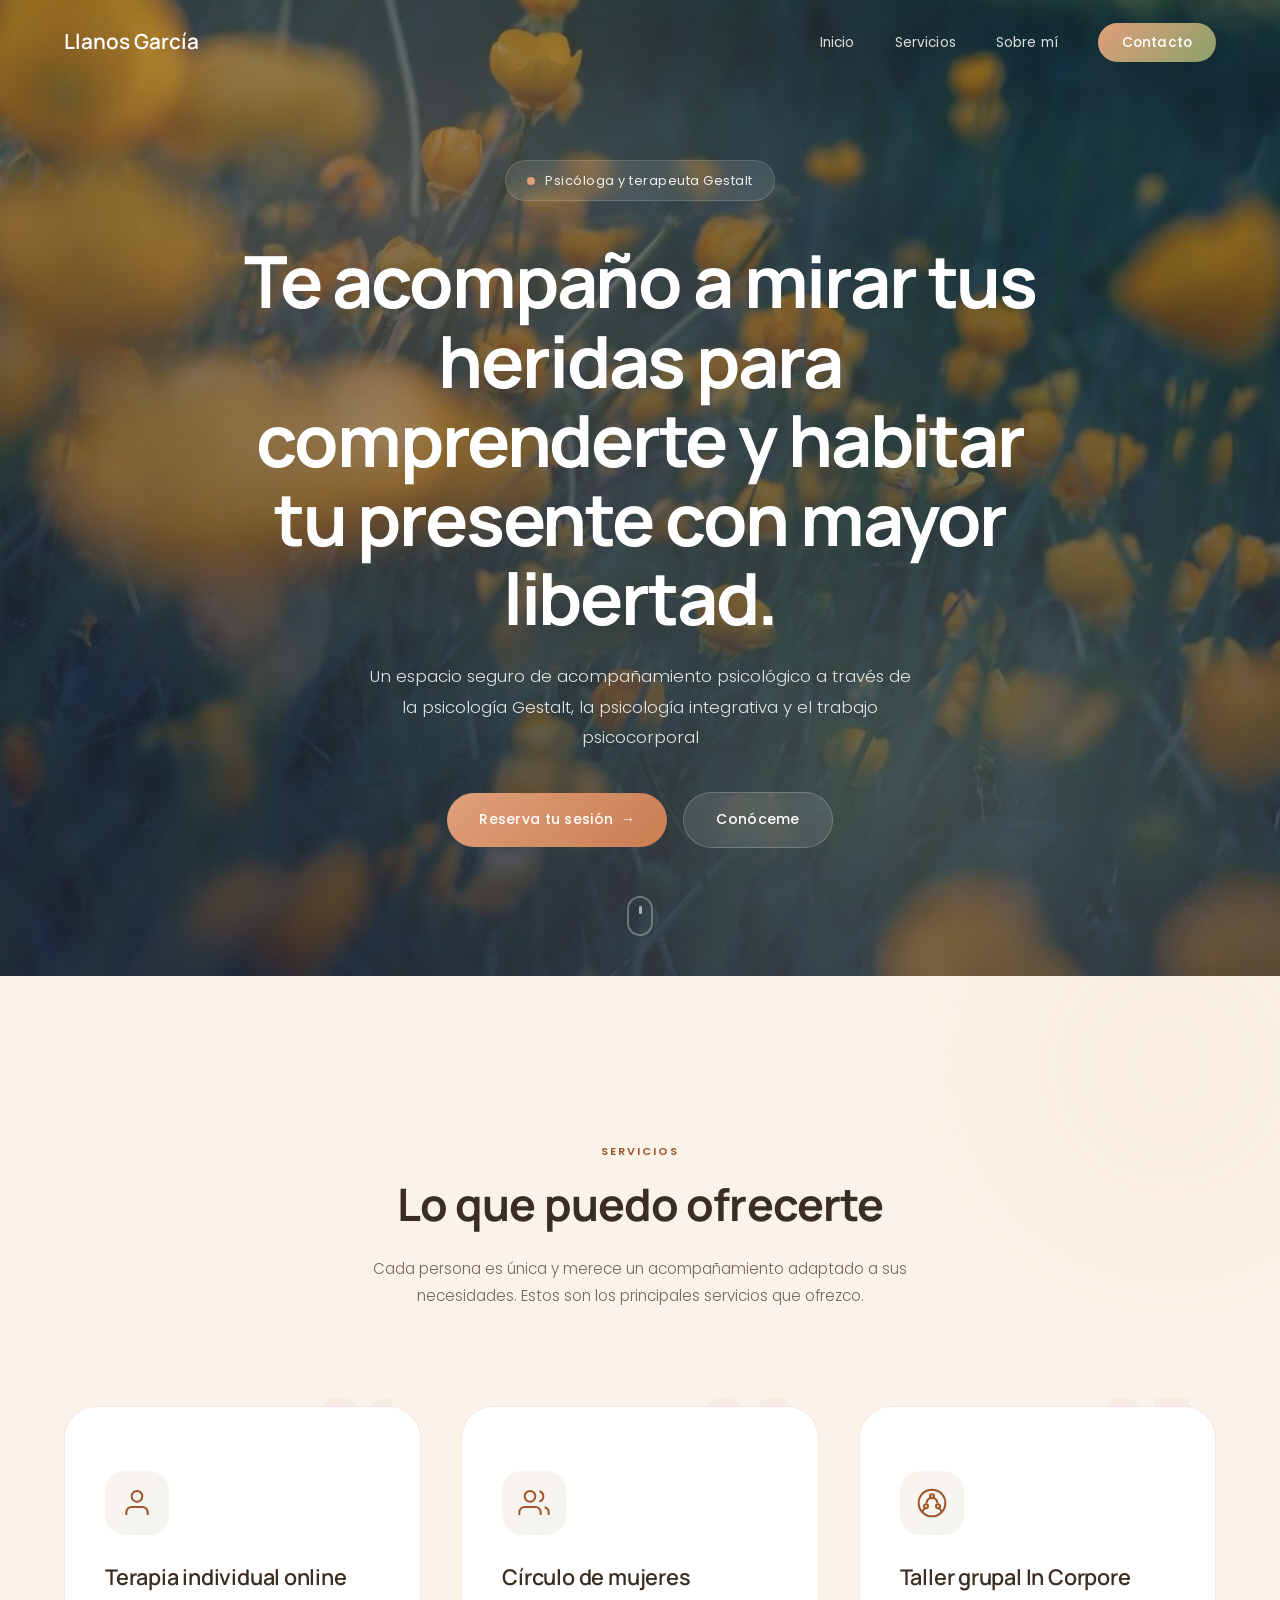
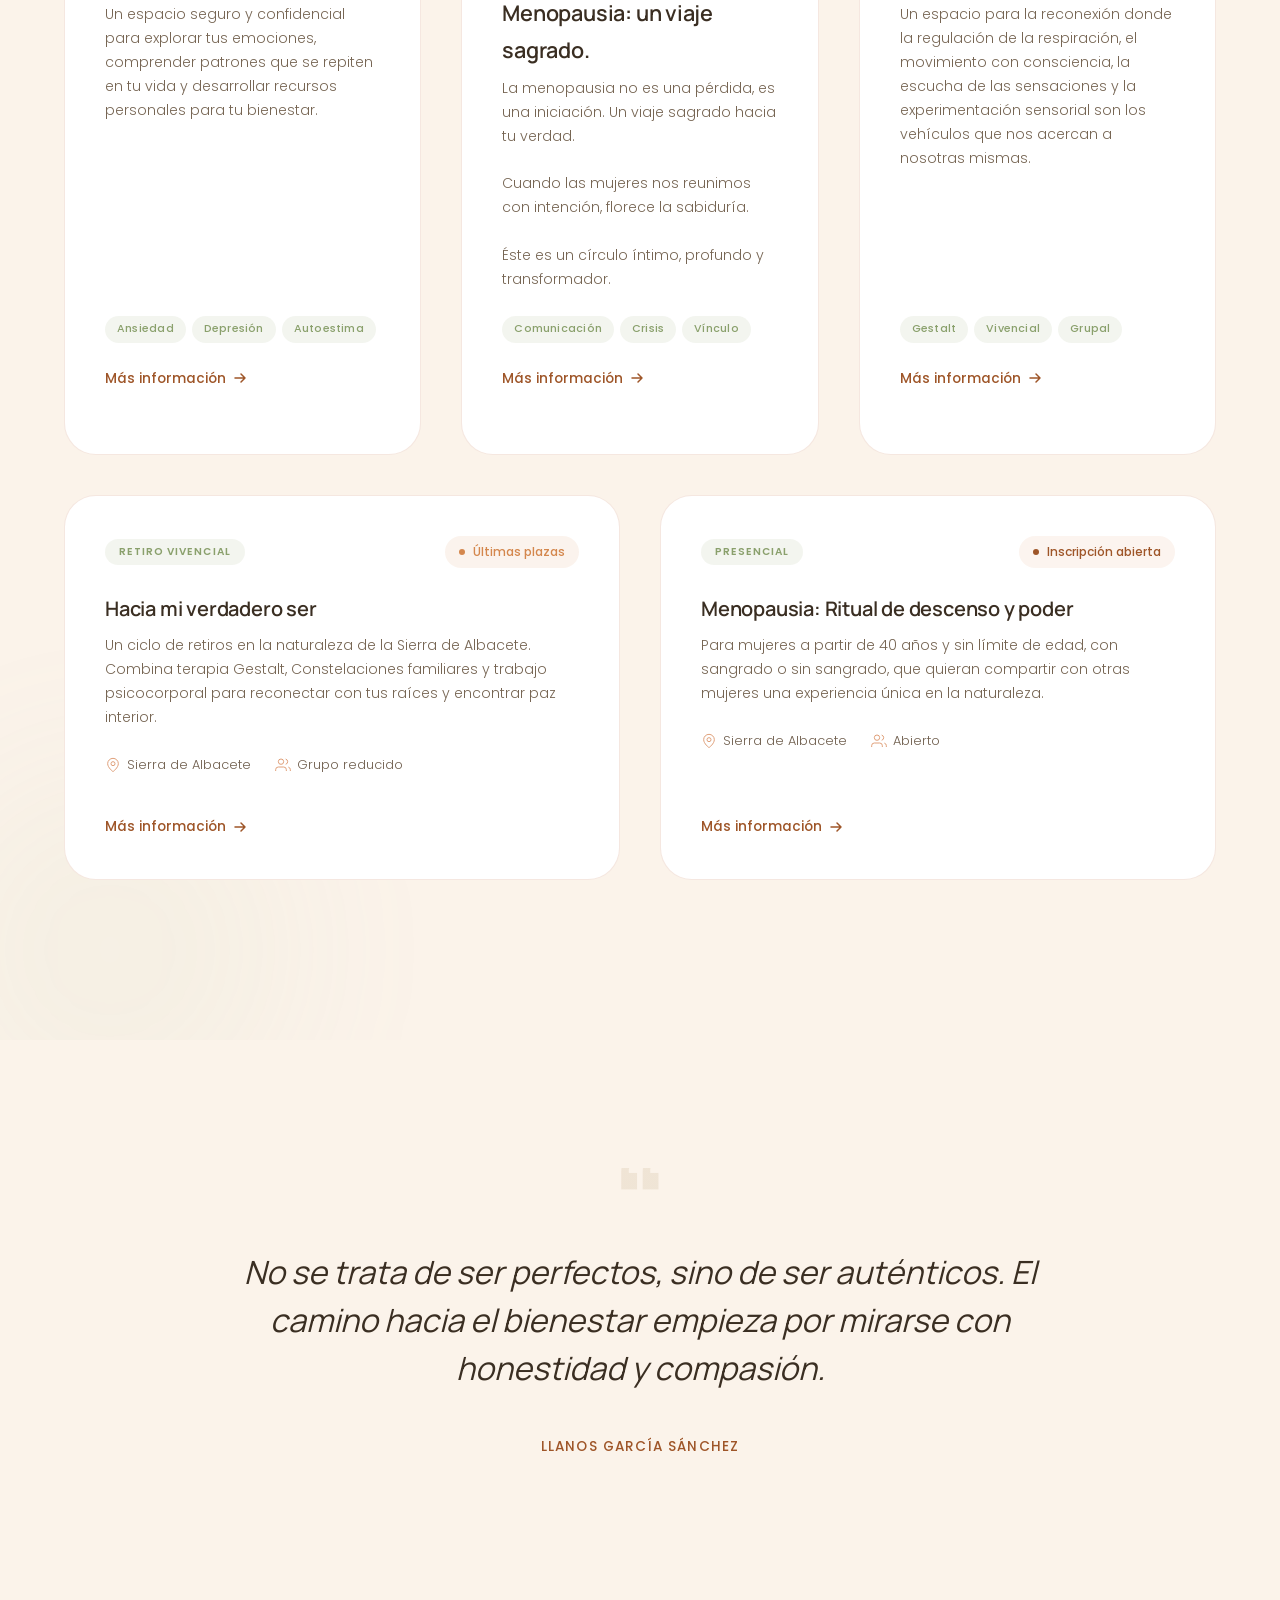
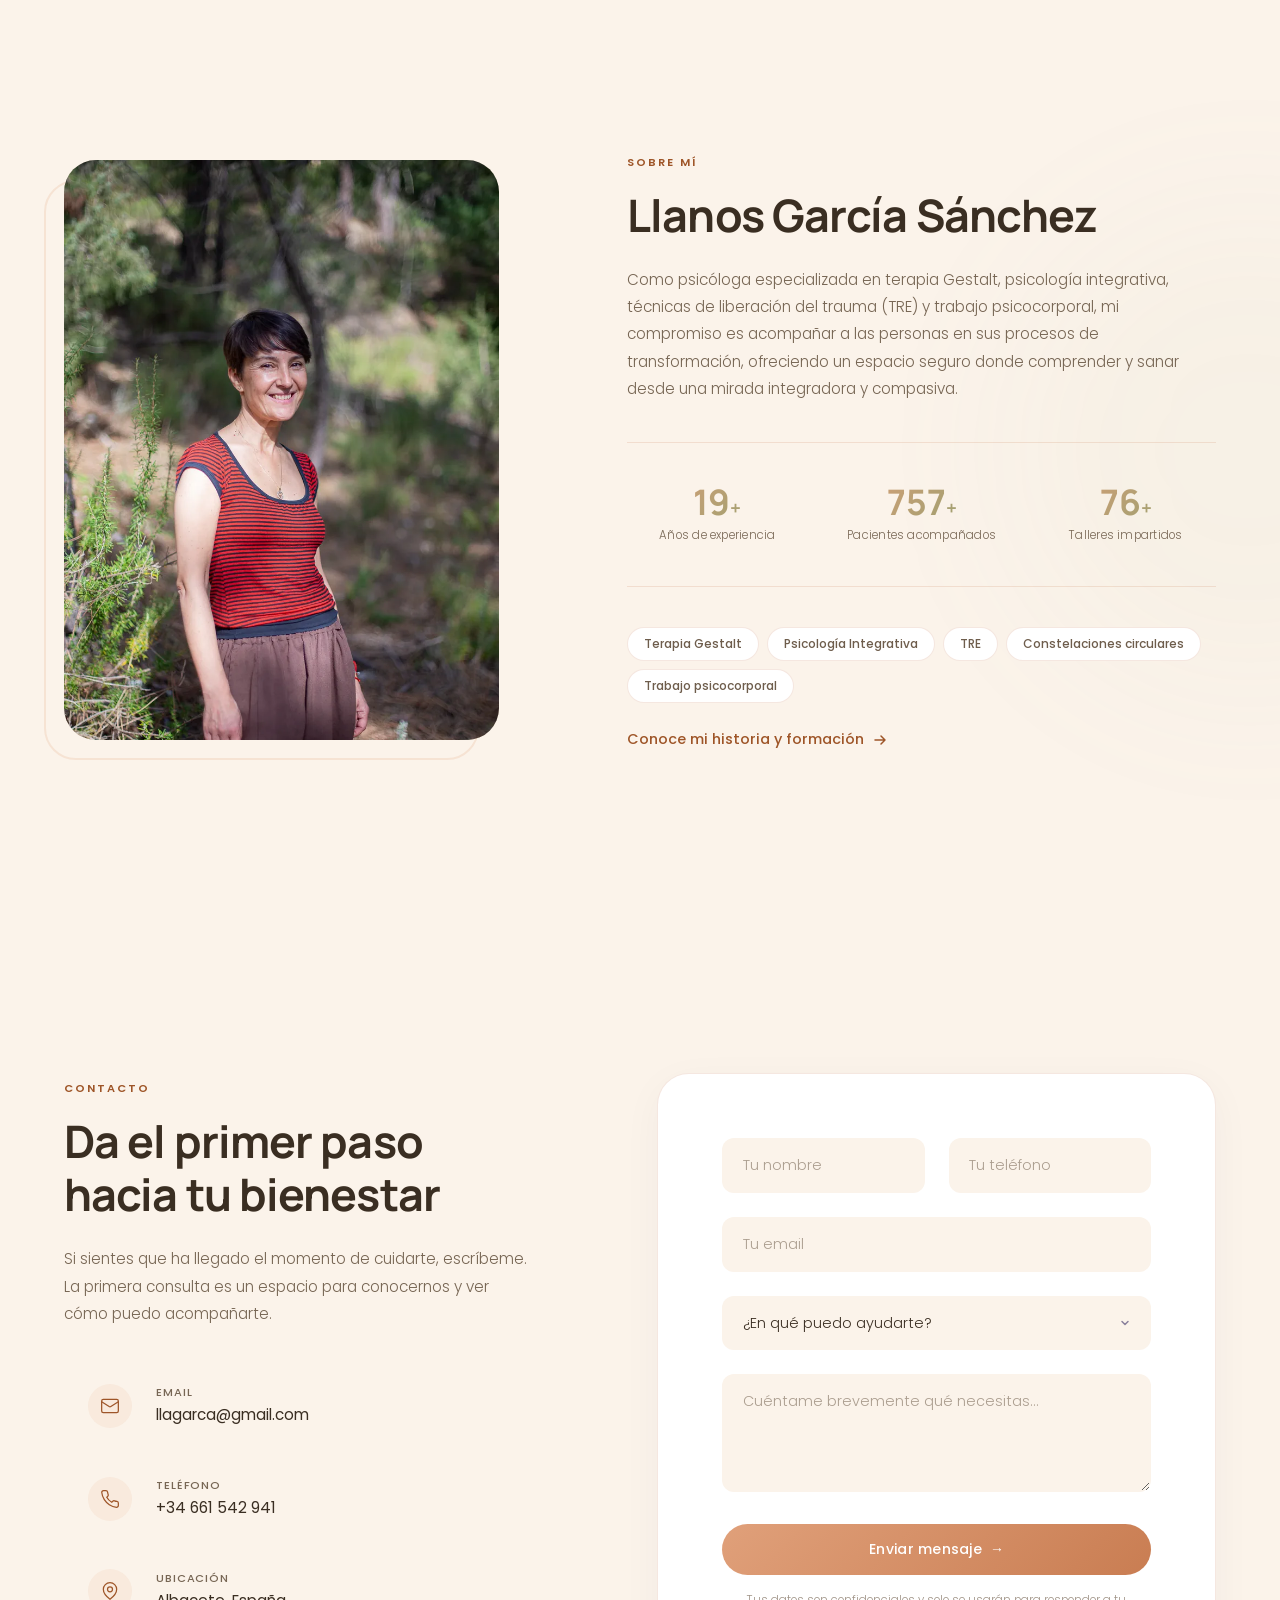
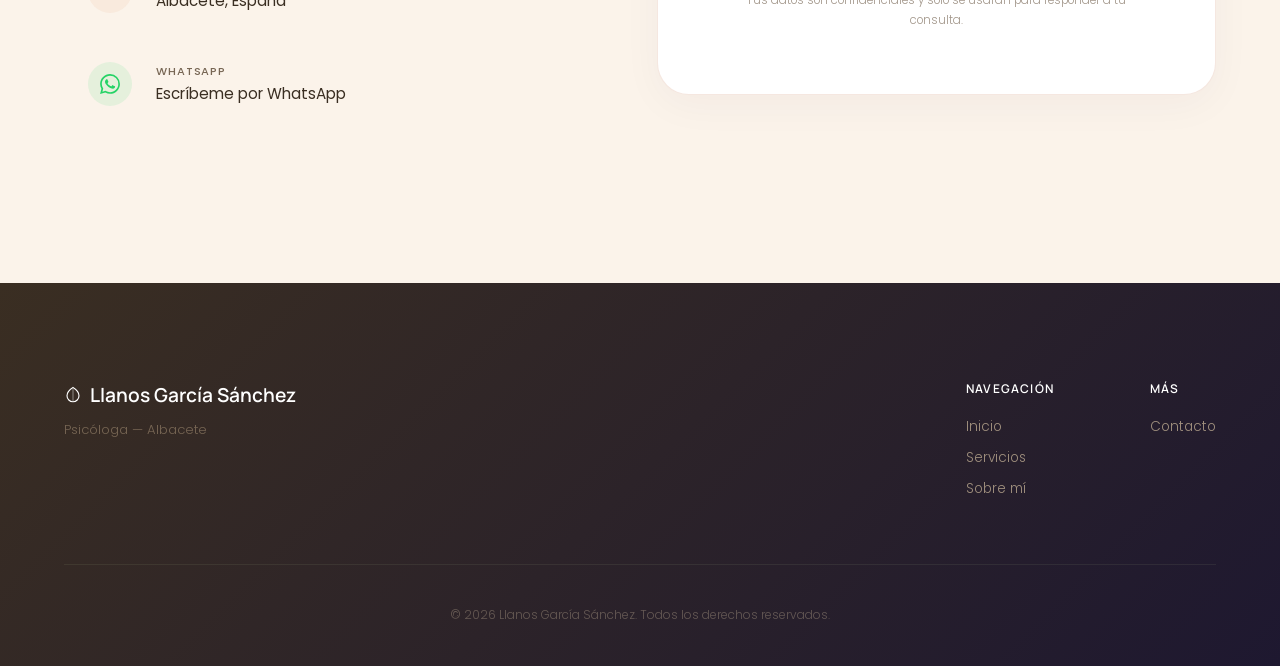
<file: index.html>
<!DOCTYPE html>
<html lang="es">
<head>
    <meta charset="UTF-8">
    <meta name="viewport" content="width=device-width, initial-scale=1.0">
    <title>Llanos García Sánchez — Psicóloga en Albacete</title>
    <meta name="description" content="Psicóloga en Albacete especializada en terapia Gestalt individual online, círculos de mujeres y talleres de desarrollo personal. Llanos García Sánchez — acompañamiento profesional y cercano.">
    <meta name="author" content="Llanos García Sánchez">
    <link rel="canonical" href="https://llanosgarcia.com/">

    <!-- Favicon -->
    <link rel="icon" href="favicon.ico" sizes="any">
    <link rel="icon" type="image/png" sizes="32x32" href="favicon-32x32.png">
    <link rel="icon" type="image/png" sizes="16x16" href="favicon-16x16.png">
    <link rel="apple-touch-icon" sizes="180x180" href="apple-touch-icon.png">

    <!-- Open Graph / Twitter -->
    <!-- TODO: og-image.jpg debe ser 1200×630. Dominio de producción confirmado: https://llanosgarcia.com/ -->
    <meta property="og:type" content="website">
    <meta property="og:title" content="Llanos García Sánchez — Psicóloga en Albacete">
    <meta property="og:description" content="Acompañamiento psicológico a través de la terapia Gestalt, la psicología integrativa y el trabajo psicocorporal.">
    <meta property="og:image" content="https://llanosgarcia.com/og-image.jpg">
    <meta property="og:url" content="https://llanosgarcia.com/">
    <meta property="og:locale" content="es_ES">
    <meta name="twitter:card" content="summary_large_image">

    <link rel="preconnect" href="https://fonts.googleapis.com">
    <link rel="preconnect" href="https://fonts.gstatic.com" crossorigin>
    <link rel="preload" as="style" href="https://fonts.googleapis.com/css2?family=Manrope:wght@300;400;500;600;700&family=Poppins:ital,wght@0,300;0,400;0,500;0,600;1,300;1,400&display=swap" onload="this.onload=null;this.rel='stylesheet'">
    <noscript><link rel="stylesheet" href="https://fonts.googleapis.com/css2?family=Manrope:wght@300;400;500;600;700&family=Poppins:ital,wght@0,300;0,400;0,500;0,600;1,300;1,400&display=swap"></noscript>
    <link rel="stylesheet" href="styles.css">

    <script type="application/ld+json">
    {
      "@context": "https://schema.org",
      "@type": "Psychologist",
      "name": "Llanos García Sánchez",
      "description": "Psicóloga en Albacete especializada en terapia Gestalt, psicología integrativa y trabajo psicocorporal.",
      "telephone": "+34661542941",
      "email": "llagarca@gmail.com",
      "areaServed": "Albacete, España",
      "address": {
        "@type": "PostalAddress",
        "addressLocality": "Albacete",
        "addressCountry": "ES"
      },
      "knowsAbout": ["Terapia Gestalt", "Psicología integrativa", "TRE", "Trabajo psicocorporal", "Constelaciones circulares"]
    }
    </script>
</head>
<body>
    <!-- Cursor glow -->
    <div class="cursor-glow" id="cursor-glow"></div>

    <!-- Navigation -->
    <nav class="navbar" id="navbar">
        <div class="nav-container">
            <a href="#" class="nav-logo">
                Llanos García
            </a>
            <button class="nav-toggle" id="nav-toggle" aria-label="Abrir menú" aria-expanded="false" aria-controls="nav-menu">
                <span></span>
                <span></span>
                <span></span>
            </button>
            <ul class="nav-menu" id="nav-menu">
                <li><a href="#inicio" class="nav-link">Inicio</a></li>
                <li><a href="#servicios" class="nav-link">Servicios</a></li>
                <li><a href="sobre-mi.html" class="nav-link">Sobre mí</a></li>
                <li><a href="#contacto" class="nav-link nav-link--cta">Contacto</a></li>
            </ul>
        </div>
    </nav>

    <main>
    <!-- Hero Section -->
    <section class="hero" id="inicio">
        <div class="hero-bg-wrap">
            <!-- TODO rendimiento: el vídeo es el elemento más pesado (LCP). Debería pesar < 2-3 MB.
                 No re-comprimir aquí (es binario); optimizarlo aparte con la propietaria. -->
            <video class="hero-bg-video" autoplay muted loop playsinline preload="metadata" poster="hero-poster.jpg">
                <source src="video-hero-comprimido2.mp4" type="video/mp4">
            </video>
            <div class="hero-overlay"></div>
        </div>
        <div class="hero-content">
            <div class="hero-badge-top fade-up">
                <span class="pulse-dot"></span>
                Psicóloga y terapeuta Gestalt
            </div>
            <h1 class="hero-title fade-up">
                Te acompaño a mirar tus heridas para comprenderte y habitar tu presente con mayor libertad.
            </h1>
            <p class="hero-description fade-up">Un espacio seguro de acompañamiento psicológico a través de la psicología Gestalt, la psicología integrativa y el trabajo psicocorporal</p>
            <div class="hero-actions fade-up">
                <a href="#contacto" class="btn btn-primary">
                    Reserva tu sesión
                    <span class="btn-arrow">&rarr;</span>
                </a>
                <a href="#sobre-mi" class="btn btn-ghost">Conóceme</a>
            </div>
        </div>
        <div class="hero-scroll-indicator">
            <div class="mouse">
                <div class="mouse-wheel"></div>
            </div>
        </div>
    </section>

    <!-- Services Section -->
    <section class="section section-services" id="servicios">
        <div class="blob blob-1"></div>
        <div class="blob blob-2"></div>
        <div class="container">
            <div class="section-header">
                <span class="section-label fade-up">Servicios</span>
                <h2 class="section-title fade-up">Lo que puedo <span class="text-highlight">ofrecerte</span></h2>
                <p class="section-description fade-up">Cada persona es única y merece un acompañamiento adaptado a sus necesidades. Estos son los principales servicios que ofrezco.</p>
            </div>
            <div class="services-grid">
                <article class="service-card fade-up" data-number="01">
                    <div class="service-card-inner">
                        <div class="service-icon">
                            <svg width="32" height="32" viewBox="0 0 24 24" fill="none" stroke="currentColor" stroke-width="1.5">
                                <path d="M20 21v-2a4 4 0 00-4-4H8a4 4 0 00-4 4v2"/>
                                <circle cx="12" cy="7" r="4"/>
                            </svg>
                        </div>
                        <h3 class="service-card-title">Terapia individual online</h3>
                        <p class="service-card-description">Un espacio seguro y confidencial para explorar tus emociones, comprender patrones que se repiten en tu vida y desarrollar recursos personales para tu bienestar.</p>
                        <div class="service-card-tags">
                            <span class="service-tag">Ansiedad</span>
                            <span class="service-tag">Depresión</span>
                            <span class="service-tag">Autoestima</span>
                        </div>
                        <a href="#contacto" class="service-card-link" aria-label="Más información sobre terapia individual online">
                            Más información
                            <svg width="16" height="16" viewBox="0 0 16 16" fill="none"><path d="M3 8h10M9 4l4 4-4 4" stroke="currentColor" stroke-width="1.5" stroke-linecap="round" stroke-linejoin="round"/></svg>
                        </a>
                    </div>
                </article>
                <article class="service-card fade-up" data-number="02">
                    <div class="service-card-inner">
                        <div class="service-icon">
                            <svg width="32" height="32" viewBox="0 0 24 24" fill="none" stroke="currentColor" stroke-width="1.5">
                                <path d="M17 21v-2a4 4 0 00-4-4H5a4 4 0 00-4 4v2"/>
                                <circle cx="9" cy="7" r="4"/>
                                <path d="M23 21v-2a4 4 0 00-3-3.87"/>
                                <path d="M16 3.13a4 4 0 010 7.75"/>
                            </svg>
                        </div>
                        <h3 class="service-card-title">Círculo de mujeres Menopausia: un viaje sagrado.</h3>
                        <p class="service-card-description">La menopausia no es una pérdida, es una iniciación. Un viaje sagrado hacia tu verdad.<br><br>Cuando las mujeres nos reunimos con intención, florece la sabiduría.<br><br>Éste es un círculo íntimo, profundo y transformador.</p>
                        <div class="service-card-tags">
                            <span class="service-tag">Comunicación</span>
                            <span class="service-tag">Crisis</span>
                            <span class="service-tag">Vínculo</span>
                        </div>
                        <a href="#contacto" class="service-card-link" aria-label="Más información sobre el círculo de mujeres">
                            Más información
                            <svg width="16" height="16" viewBox="0 0 16 16" fill="none"><path d="M3 8h10M9 4l4 4-4 4" stroke="currentColor" stroke-width="1.5" stroke-linecap="round" stroke-linejoin="round"/></svg>
                        </a>
                    </div>
                </article>
                <article class="service-card fade-up" data-number="03">
                    <div class="service-card-inner">
                        <div class="service-icon">
                            <svg width="32" height="32" viewBox="0 0 24 24" fill="none" stroke="currentColor" stroke-width="1.5">
                                <circle cx="12" cy="12" r="10"/>
                                <path d="M8 12c0-2.2 1.8-4 4-4s4 1.8 4 4"/>
                                <circle cx="12" cy="7" r="1.5"/>
                                <circle cx="7.5" cy="14.5" r="1.5"/>
                                <circle cx="16.5" cy="14.5" r="1.5"/>
                                <path d="M5 19c0-1.7 1.1-3 2.5-3"/>
                                <path d="M19 19c0-1.7-1.1-3-2.5-3"/>
                            </svg>
                        </div>
                        <h3 class="service-card-title">Taller grupal In Corpore</h3>
                        <p class="service-card-description">Un espacio para la reconexión donde la regulación de la respiración, el movimiento con consciencia, la escucha de las sensaciones y la experimentación sensorial son los vehículos que nos acercan a nosotras mismas.</p>
                        <div class="service-card-tags">
                            <span class="service-tag">Gestalt</span>
                            <span class="service-tag">Vivencial</span>
                            <span class="service-tag">Grupal</span>
                        </div>
                        <a href="#contacto" class="service-card-link" aria-label="Más información sobre el taller grupal In Corpore">
                            Más información
                            <svg width="16" height="16" viewBox="0 0 16 16" fill="none"><path d="M3 8h10M9 4l4 4-4 4" stroke="currentColor" stroke-width="1.5" stroke-linecap="round" stroke-linejoin="round"/></svg>
                        </a>
                    </div>
                </article>
                <article class="workshop-card fade-up">
                    <div class="workshop-card-header">
                        <div class="workshop-card-badge">Retiro vivencial</div>
                        <span class="workshop-status workshop-status--few">
                            <span class="pulse-dot-sm"></span>
                            Últimas plazas
                        </span>
                    </div>
                    <h3 class="workshop-card-title">Hacia mi verdadero ser</h3>
                    <p class="workshop-card-description">Un ciclo de retiros en la naturaleza de la Sierra de Albacete. Combina terapia Gestalt, Constelaciones familiares y trabajo psicocorporal para reconectar con tus raíces y encontrar paz interior.</p>
                    <div class="workshop-card-details">
                        <div class="workshop-detail">
                            <svg width="16" height="16" viewBox="0 0 24 24" fill="none" stroke="currentColor" stroke-width="1.5"><path d="M20 10c0 6-8 12-8 12s-8-6-8-12a8 8 0 0116 0z"/><circle cx="12" cy="10" r="3"/></svg>
                            Sierra de Albacete
                        </div>
                        <div class="workshop-detail">
                            <svg width="16" height="16" viewBox="0 0 24 24" fill="none" stroke="currentColor" stroke-width="1.5"><path d="M17 21v-2a4 4 0 00-4-4H5a4 4 0 00-4 4v2"/><circle cx="9" cy="7" r="4"/><path d="M23 21v-2a4 4 0 00-3-3.87"/><path d="M16 3.13a4 4 0 010 7.75"/></svg>
                            Grupo reducido
                        </div>
                    </div>
                    <a href="https://www.semilladelser.com/" target="_blank" rel="noopener" class="workshop-card-link" aria-label="Más información sobre el retiro Hacia mi verdadero ser">
                        Más información
                        <svg width="16" height="16" viewBox="0 0 16 16" fill="none"><path d="M3 8h10M9 4l4 4-4 4" stroke="currentColor" stroke-width="1.5" stroke-linecap="round" stroke-linejoin="round"/></svg>
                    </a>
                </article>
                <article class="workshop-card fade-up">
                    <div class="workshop-card-header">
                        <div class="workshop-card-badge">Presencial</div>
                        <span class="workshop-status workshop-status--open">
                            <span class="pulse-dot-sm"></span>
                            Inscripción abierta
                        </span>
                    </div>
                    <h3 class="workshop-card-title">Menopausia: Ritual de descenso y poder</h3>
                    <p class="workshop-card-description">Para mujeres a partir de 40 años y sin límite de edad, con sangrado o sin sangrado, que quieran compartir con otras mujeres una experiencia única en la naturaleza.</p>
                    <div class="workshop-card-details">
                        <div class="workshop-detail">
                            <svg width="16" height="16" viewBox="0 0 24 24" fill="none" stroke="currentColor" stroke-width="1.5"><path d="M20 10c0 6-8 12-8 12s-8-6-8-12a8 8 0 0116 0z"/><circle cx="12" cy="10" r="3"/></svg>
                            Sierra de Albacete
                        </div>
                        <div class="workshop-detail">
                            <svg width="16" height="16" viewBox="0 0 24 24" fill="none" stroke="currentColor" stroke-width="1.5"><path d="M17 21v-2a4 4 0 00-4-4H5a4 4 0 00-4 4v2"/><circle cx="9" cy="7" r="4"/><path d="M23 21v-2a4 4 0 00-3-3.87"/><path d="M16 3.13a4 4 0 010 7.75"/></svg>
                            Abierto
                        </div>
                    </div>
                    <a href="#contacto" class="workshop-card-link" aria-label="Más información sobre el retiro de menopausia">
                        Más información
                        <svg width="16" height="16" viewBox="0 0 16 16" fill="none"><path d="M3 8h10M9 4l4 4-4 4" stroke="currentColor" stroke-width="1.5" stroke-linecap="round" stroke-linejoin="round"/></svg>
                    </a>
                </article>
            </div>
        </div>
    </section>

    <!-- Quote Section -->
    <section class="section section-quote">
        <div class="container">
            <div class="quote-block fade-up">
                <div class="quote-mark">&ldquo;</div>
                <blockquote class="quote-text">
                    No se trata de ser perfectos, sino de ser auténticos. El camino hacia el bienestar empieza por mirarse con honestidad y compasión.
                </blockquote>
                <cite class="quote-author">Llanos García Sánchez</cite>
            </div>
        </div>
    </section>

    <!-- About Section -->
    <section class="section section-about" id="sobre-mi">
        <div class="blob blob-3"></div>
        <div class="container">
            <div class="about-layout">
                <div class="about-image-col fade-up">
                    <div class="about-image-frame">
                        <div class="image-placeholder image-placeholder--tall">
                            <!-- TODO rendimiento: renombrar el binario a "foto-llanos.jpg" (sin espacios ni
                                 mayúsculas) y actualizar el src; considerar servirlo también en WebP.
                                 No renombrar el archivo aquí: vive en el repo. -->
                            <picture>
                                <source srcset="foto-llanos.webp" type="image/webp">
                                <img src="Foto Llanos.jpg" alt="Foto de Llanos García Sánchez" class="about-photo" loading="lazy" decoding="async" width="1154" height="1731">
                            </picture>
                        </div>
                        <div class="about-image-accent"></div>
                    </div>
                </div>
                <div class="about-text-col">
                    <span class="section-label fade-up">Sobre mí</span>
                    <h2 class="section-title fade-up">Llanos García <span class="text-highlight">Sánchez</span></h2>
                    <p class="section-description fade-up">Como psicóloga especializada en terapia Gestalt, psicología integrativa, técnicas de liberación del trauma (TRE) y trabajo psicocorporal, mi compromiso es acompañar a las personas en sus procesos de transformación, ofreciendo un espacio seguro donde comprender y sanar desde una mirada integradora y compasiva.</p>
                    <!-- IMPORTANTE: Estas cifras (25 años, 1000 pacientes, 100 talleres) deben ser
                         reales y verificadas. Al tratarse de un profesional sanitario, no deben
                         exagerarse ni inventarse. Revísalas con la profesional antes de publicar. -->
                    <div class="about-stats fade-up">
                        <div class="stat-item">
                            <span class="stat-number" data-target="25">0</span>
                            <span class="stat-label">Años de experiencia</span>
                        </div>
                        <div class="stat-item">
                            <span class="stat-number" data-target="1000">0</span>
                            <span class="stat-label">Pacientes acompañados</span>
                        </div>
                        <div class="stat-item">
                            <span class="stat-number" data-target="100">0</span>
                            <span class="stat-label">Talleres impartidos</span>
                        </div>
                    </div>
                    <div class="about-specialties fade-up">
                        <span class="specialty-tag">Terapia Gestalt</span>
                        <span class="specialty-tag">Psicología Integrativa</span>
                        <span class="specialty-tag">TRE</span>
                        <span class="specialty-tag">Constelaciones circulares</span>
                        <span class="specialty-tag">Trabajo psicocorporal</span>
                    </div>
                    <a href="sobre-mi.html" class="about-more-link fade-up" aria-label="Conoce la historia y la formación completa de Llanos García Sánchez">
                        Conoce mi historia y formación
                        <svg width="16" height="16" viewBox="0 0 16 16" fill="none"><path d="M3 8h10M9 4l4 4-4 4" stroke="currentColor" stroke-width="1.5" stroke-linecap="round" stroke-linejoin="round"/></svg>
                    </a>
                </div>
            </div>
        </div>
    </section>

    <!-- Contact Section -->
    <section class="section section-contact" id="contacto">
        <div class="container">
            <div class="contact-layout">
                <div class="contact-info-col">
                    <span class="section-label fade-up">Contacto</span>
                    <h2 class="section-title fade-up">Da el primer paso hacia tu <span class="text-highlight">bienestar</span></h2>
                    <p class="section-description fade-up">Si sientes que ha llegado el momento de cuidarte, escríbeme. La primera consulta es un espacio para conocernos y ver cómo puedo acompañarte.</p>
                    <div class="contact-details fade-up">
                        <a href="mailto:llagarca@gmail.com" class="contact-detail-item">
                            <div class="contact-icon">
                                <svg width="20" height="20" viewBox="0 0 24 24" fill="none" stroke="currentColor" stroke-width="1.5"><rect x="2" y="4" width="20" height="16" rx="2"/><path d="m22 7-8.97 5.7a1.94 1.94 0 01-2.06 0L2 7"/></svg>
                            </div>
                            <div>
                                <span class="contact-detail-label">Email</span>
                                <span class="contact-detail-value">llagarca@gmail.com</span>
                            </div>
                        </a>
                        <a href="tel:+34661542941" class="contact-detail-item">
                            <div class="contact-icon">
                                <svg width="20" height="20" viewBox="0 0 24 24" fill="none" stroke="currentColor" stroke-width="1.5"><path d="M22 16.92v3a2 2 0 01-2.18 2 19.79 19.79 0 01-8.63-3.07 19.5 19.5 0 01-6-6 19.79 19.79 0 01-3.07-8.67A2 2 0 014.11 2h3a2 2 0 012 1.72c.127.96.361 1.903.7 2.81a2 2 0 01-.45 2.11L8.09 9.91a16 16 0 006 6l1.27-1.27a2 2 0 012.11-.45c.907.339 1.85.573 2.81.7A2 2 0 0122 16.92z"/></svg>
                            </div>
                            <div>
                                <span class="contact-detail-label">Teléfono</span>
                                <span class="contact-detail-value">+34 661 542 941</span>
                            </div>
                        </a>
                        <div class="contact-detail-item">
                            <div class="contact-icon">
                                <svg width="20" height="20" viewBox="0 0 24 24" fill="none" stroke="currentColor" stroke-width="1.5"><path d="M20 10c0 6-8 12-8 12s-8-6-8-12a8 8 0 0116 0Z"/><circle cx="12" cy="10" r="3"/></svg>
                            </div>
                            <div>
                                <span class="contact-detail-label">Ubicación</span>
                                <span class="contact-detail-value">Albacete, España</span>
                            </div>
                        </div>
                        <a href="https://wa.me/34661542941" class="contact-detail-item" target="_blank" rel="noopener">
                            <div class="contact-icon contact-icon--whatsapp">
                                <svg width="20" height="20" viewBox="0 0 24 24" fill="currentColor"><path d="M17.472 14.382c-.297-.149-1.758-.867-2.03-.967-.273-.099-.471-.148-.67.15-.197.297-.767.966-.94 1.164-.173.199-.347.223-.644.075-.297-.15-1.255-.463-2.39-1.475-.883-.788-1.48-1.761-1.653-2.059-.173-.297-.018-.458.13-.606.134-.133.298-.347.446-.52.149-.174.198-.298.298-.497.099-.198.05-.371-.025-.52-.075-.149-.669-1.612-.916-2.207-.242-.579-.487-.5-.669-.51-.173-.008-.371-.01-.57-.01-.198 0-.52.074-.792.372-.272.297-1.04 1.016-1.04 2.479 0 1.462 1.065 2.875 1.213 3.074.149.198 2.096 3.2 5.077 4.487.709.306 1.262.489 1.694.625.712.227 1.36.195 1.871.118.571-.085 1.758-.719 2.006-1.413.248-.694.248-1.289.173-1.413-.074-.124-.272-.198-.57-.347m-5.421 7.403h-.004a9.87 9.87 0 01-5.031-1.378l-.361-.214-3.741.982.998-3.648-.235-.374a9.86 9.86 0 01-1.51-5.26c.001-5.45 4.436-9.884 9.888-9.884 2.64 0 5.122 1.03 6.988 2.898a9.825 9.825 0 012.893 6.994c-.003 5.45-4.437 9.884-9.885 9.884m8.413-18.297A11.815 11.815 0 0012.05 0C5.495 0 .16 5.335.157 11.892c0 2.096.547 4.142 1.588 5.945L.057 24l6.305-1.654a11.882 11.882 0 005.683 1.448h.005c6.554 0 11.89-5.335 11.893-11.893a11.821 11.821 0 00-3.48-8.413z"/></svg>
                            </div>
                            <div>
                                <span class="contact-detail-label">WhatsApp</span>
                                <span class="contact-detail-value">Escríbeme por WhatsApp</span>
                            </div>
                        </a>
                    </div>
                </div>
                <div class="contact-form-col fade-up">
                    <form class="contact-form" id="contact-form" name="contacto" method="POST" data-netlify="true" netlify-honeypot="bot-field">
                        <input type="hidden" name="form-name" value="contacto">
                        <p class="visually-hidden"><label>No rellenar: <input name="bot-field"></label></p>
                        <div class="form-row">
                            <div class="form-group">
                                <label for="name" class="visually-hidden">Tu nombre</label>
                                <input type="text" id="name" name="name" class="form-input" placeholder="Tu nombre" required>
                            </div>
                            <div class="form-group">
                                <label for="phone" class="visually-hidden">Tu teléfono</label>
                                <input type="tel" id="phone" name="phone" class="form-input" placeholder="Tu teléfono">
                            </div>
                        </div>
                        <div class="form-group">
                            <label for="email" class="visually-hidden">Tu email</label>
                            <input type="email" id="email" name="email" class="form-input" placeholder="Tu email" required>
                        </div>
                        <div class="form-group">
                            <label for="service" class="visually-hidden">¿En qué puedo ayudarte?</label>
                            <select id="service" name="service" class="form-input form-select">
                                <option value="" disabled selected>¿En qué puedo ayudarte?</option>
                                <option value="individual">Terapia individual online</option>
                                <option value="circulo">Círculo de mujeres</option>
                                <option value="taller">Taller In Corpore</option>
                                <option value="retiros">Información sobre Retiros</option>
                                <option value="otro">Otro</option>
                            </select>
                        </div>
                        <div class="form-group">
                            <label for="message" class="visually-hidden">Cuéntame brevemente qué necesitas</label>
                            <textarea id="message" name="message" class="form-input form-textarea" placeholder="Cuéntame brevemente qué necesitas..." rows="4" required></textarea>
                        </div>
                        <button type="submit" class="btn btn-primary btn-full">
                            Enviar mensaje
                            <span class="btn-arrow">&rarr;</span>
                        </button>
                        <p class="form-disclaimer">Tus datos son confidenciales y solo se usarán para responder a tu consulta.</p>
                    </form>
                </div>
            </div>
        </div>
    </section>
    </main>

    <!-- Footer -->
    <footer class="footer">
        <div class="container">
            <div class="footer-top">
                <div class="footer-brand">
                    <span class="footer-logo">
                        <span class="nav-logo-icon">
                            <svg width="18" height="18" viewBox="0 0 24 24" fill="none">
                                <path d="M12 2c-5 3-8 7-8 11a8 8 0 0016 0c0-4-3-8-8-11z" stroke="currentColor" stroke-width="1.5" fill="none"/>
                                <path d="M12 4v16" stroke="currentColor" stroke-width="1.5" opacity="0.4"/>
                            </svg>
                        </span>
                        Llanos García Sánchez
                    </span>
                    <p class="footer-tagline">Psicóloga — Albacete</p>
                </div>
                <div class="footer-nav">
                    <div class="footer-nav-group">
                        <h3 class="footer-nav-title">Navegación</h3>
                        <a href="#inicio">Inicio</a>
                        <a href="#servicios">Servicios</a>
                        <a href="sobre-mi.html">Sobre mí</a>
                    </div>
                    <div class="footer-nav-group">
                        <h3 class="footer-nav-title">Más</h3>
                        <a href="#contacto">Contacto</a>
                    </div>
                </div>
            </div>
            <div class="footer-bottom">
                <p>&copy; 2026 Llanos García Sánchez. Todos los derechos reservados.</p>
            </div>
        </div>
    </footer>

    <script src="script.js"></script>
</body>
</html>
</file>
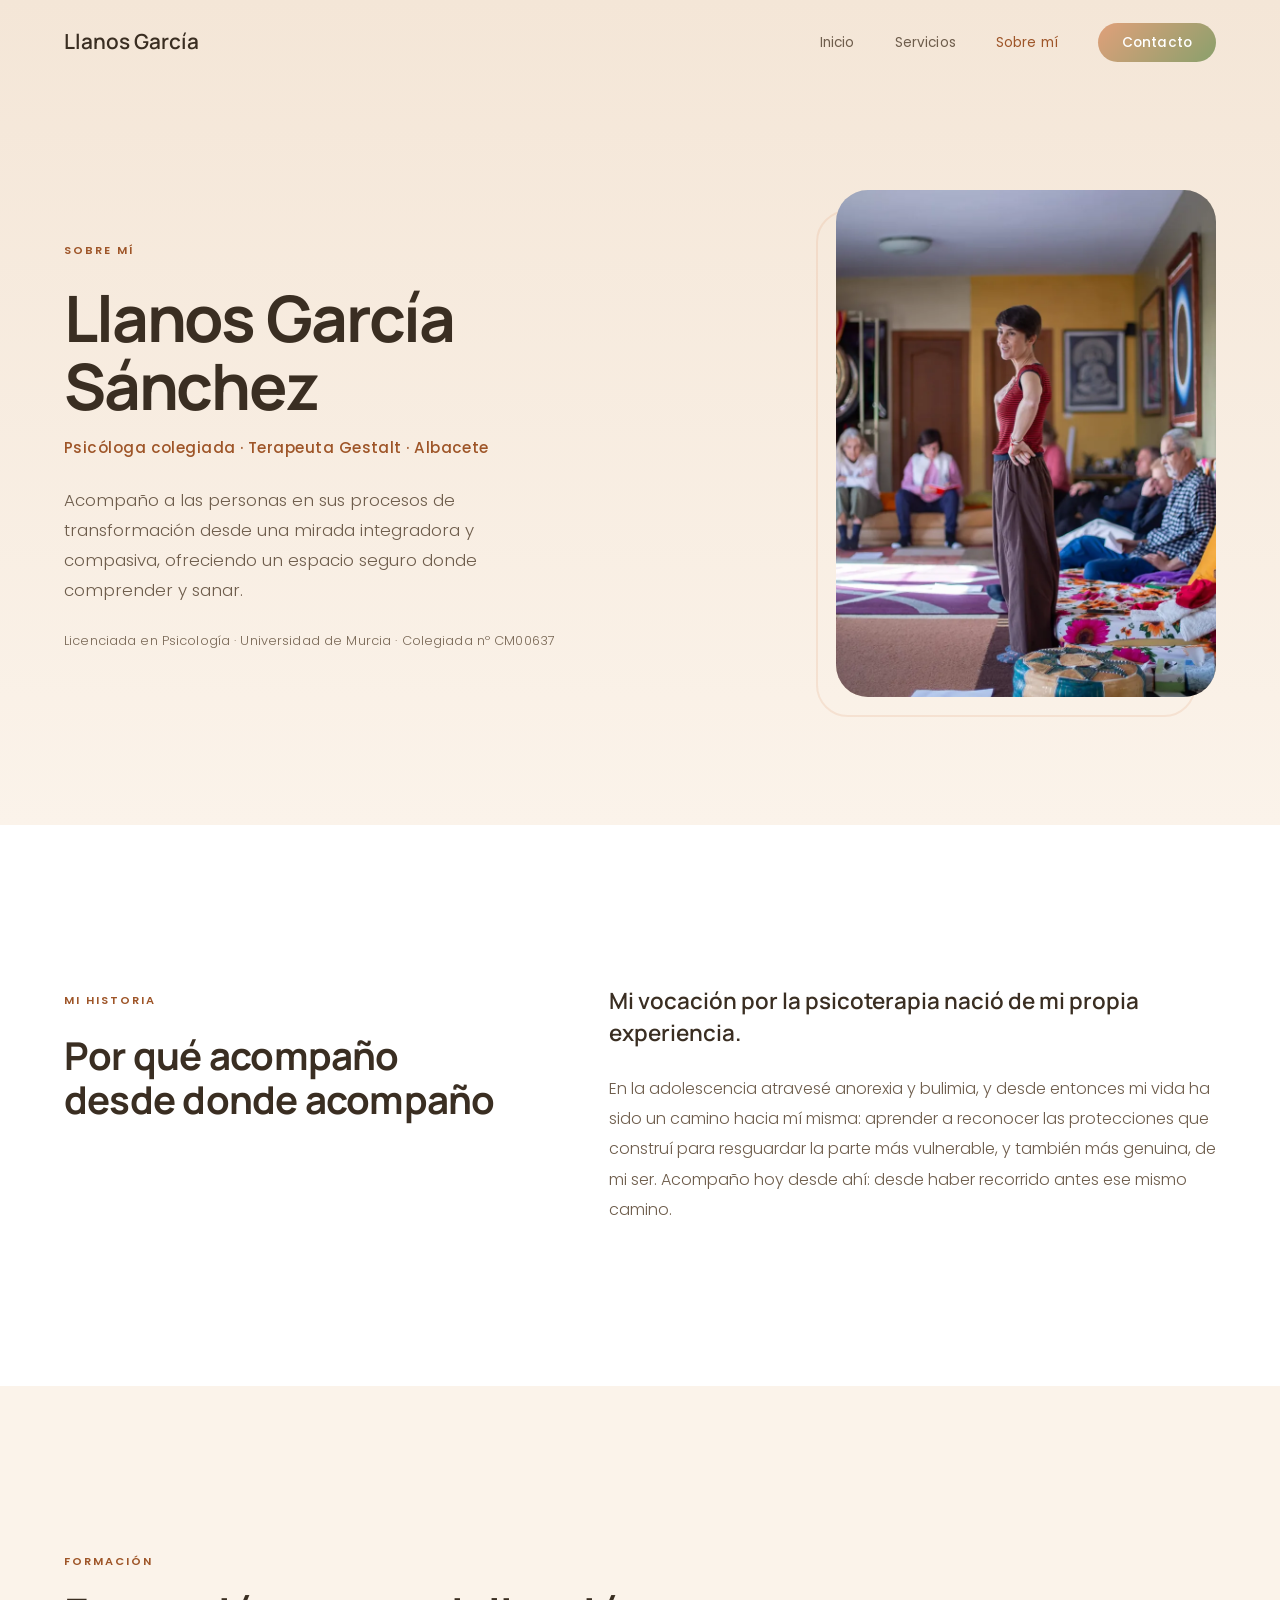
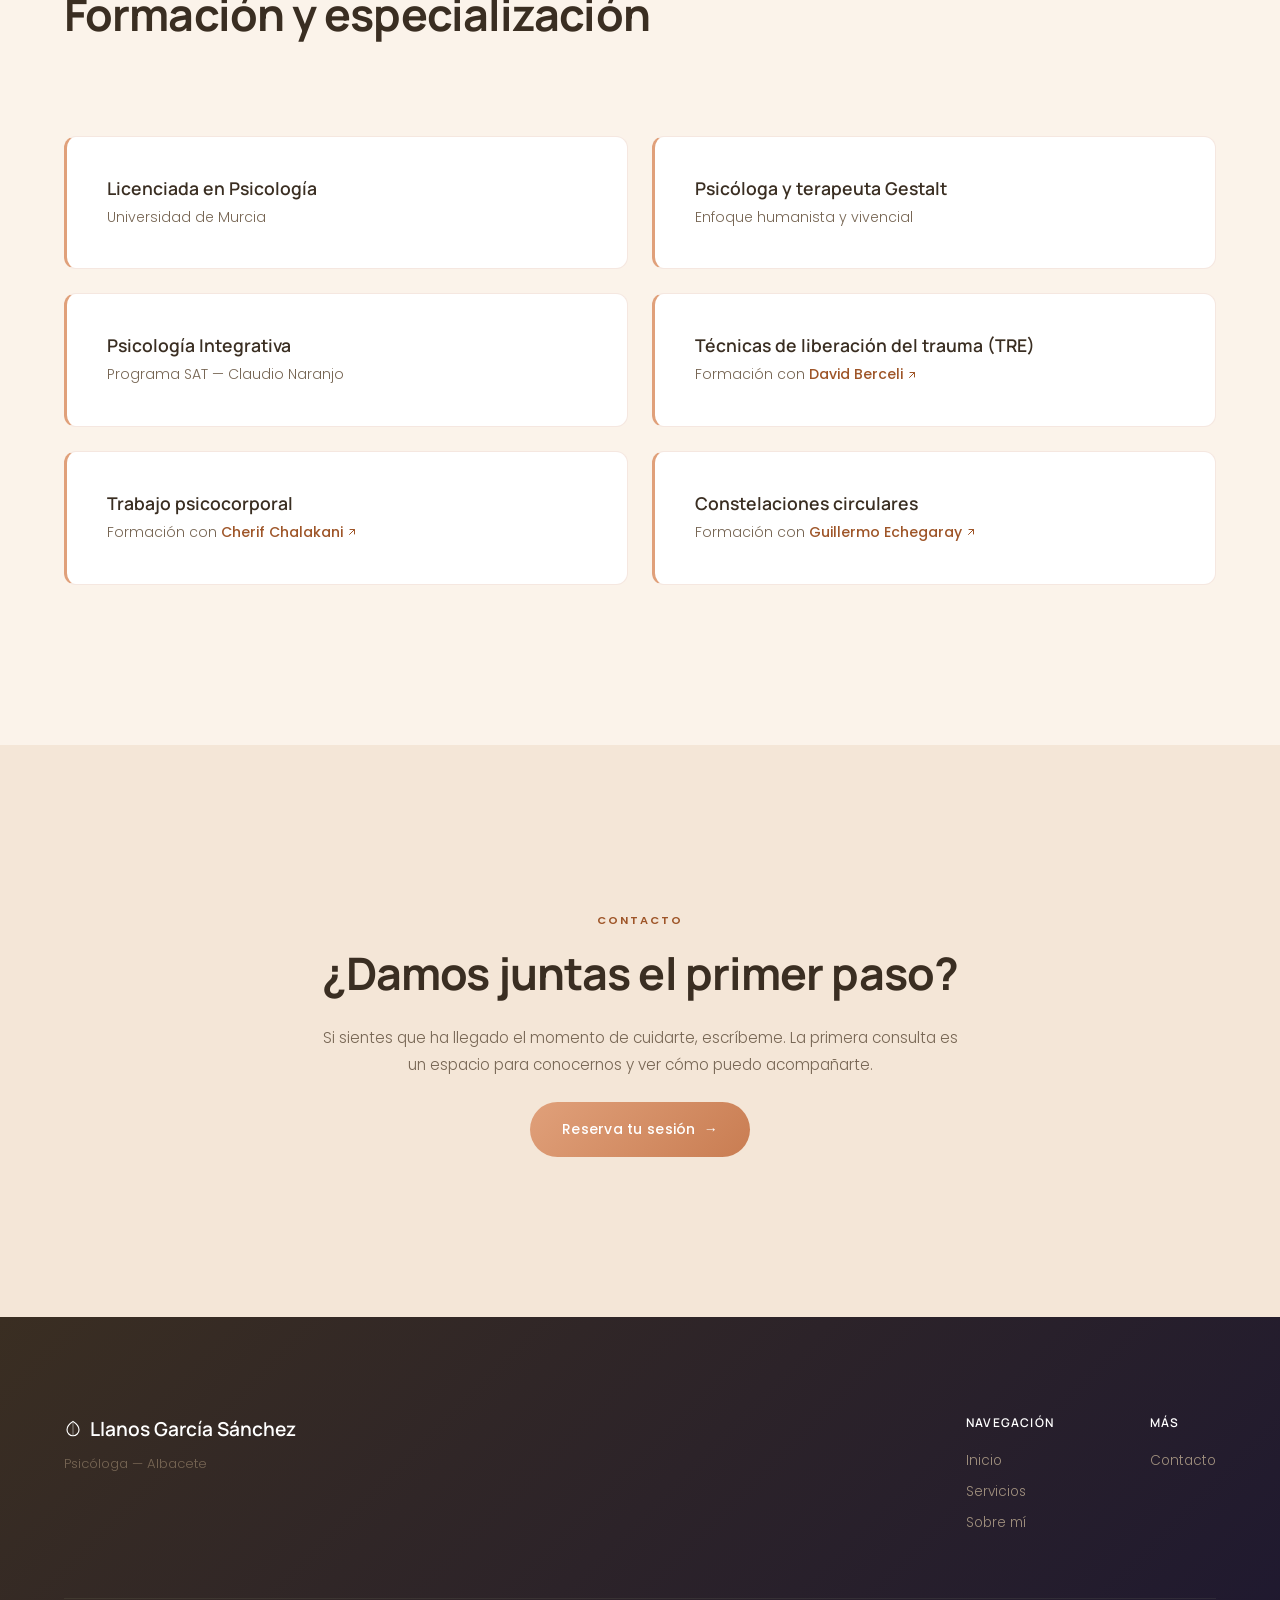
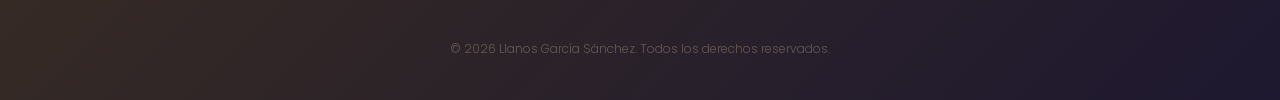
<file: sobre-mi.html>
<!DOCTYPE html>
<html lang="es">
<head>
    <meta charset="UTF-8">
    <meta name="viewport" content="width=device-width, initial-scale=1.0">
    <title>Sobre mí — Llanos García Sánchez | Psicóloga y terapeuta Gestalt en Albacete</title>
    <meta name="description" content="Conoce a Llanos García Sánchez, psicóloga colegiada y terapeuta Gestalt en Albacete: su formación, su enfoque integrador y el camino personal desde el que acompaña.">
    <meta name="author" content="Llanos García Sánchez">
    <link rel="canonical" href="https://llanosgarcia.com/sobre-mi.html">

    <!-- Favicon -->
    <link rel="icon" href="favicon.ico" sizes="any">
    <link rel="icon" type="image/png" sizes="32x32" href="favicon-32x32.png">
    <link rel="icon" type="image/png" sizes="16x16" href="favicon-16x16.png">
    <link rel="apple-touch-icon" sizes="180x180" href="apple-touch-icon.png">

    <!-- Open Graph / Twitter -->
    <!-- TODO: og-image.jpg debe ser 1200×630. Dominio de producción confirmado: https://llanosgarcia.com/ -->
    <meta property="og:type" content="profile">
    <meta property="og:title" content="Sobre mí — Llanos García Sánchez | Psicóloga en Albacete">
    <meta property="og:description" content="Psicóloga colegiada y terapeuta Gestalt en Albacete. Conoce mi formación, mi enfoque integrador y el camino personal desde el que acompaño.">
    <meta property="og:image" content="https://llanosgarcia.com/og-image.jpg">
    <meta property="og:url" content="https://llanosgarcia.com/sobre-mi.html">
    <meta property="og:locale" content="es_ES">
    <meta name="twitter:card" content="summary_large_image">

    <link rel="preconnect" href="https://fonts.googleapis.com">
    <link rel="preconnect" href="https://fonts.gstatic.com" crossorigin>
    <link rel="preload" as="style" href="https://fonts.googleapis.com/css2?family=Manrope:wght@300;400;500;600;700&family=Poppins:ital,wght@0,300;0,400;0,500;0,600;1,300;1,400&display=swap" onload="this.onload=null;this.rel='stylesheet'">
    <noscript><link rel="stylesheet" href="https://fonts.googleapis.com/css2?family=Manrope:wght@300;400;500;600;700&family=Poppins:ital,wght@0,300;0,400;0,500;0,600;1,300;1,400&display=swap"></noscript>
    <link rel="stylesheet" href="styles.css">

    <script type="application/ld+json">
    {
      "@context": "https://schema.org",
      "@type": "ProfilePage",
      "mainEntity": {
        "@type": "Person",
        "name": "Llanos García Sánchez",
        "jobTitle": "Psicóloga y terapeuta Gestalt",
        "description": "Psicóloga colegiada (nº CM00637) y terapeuta Gestalt en Albacete. Acompaña procesos de transformación desde una mirada integradora y compasiva.",
        "url": "https://llanosgarcia.com/sobre-mi.html",
        "image": "https://llanosgarcia.com/og-image.jpg",
        "alumniOf": {
          "@type": "CollegeOrUniversity",
          "name": "Universidad de Murcia"
        },
        "identifier": {
          "@type": "PropertyValue",
          "propertyID": "Número de colegiada",
          "value": "CM00637"
        },
        "knowsAbout": ["Terapia Gestalt", "Psicología integrativa", "Programa SAT", "TRE", "Trabajo psicocorporal", "Constelaciones circulares"],
        "address": {
          "@type": "PostalAddress",
          "addressLocality": "Albacete",
          "addressCountry": "ES"
        }
      }
    }
    </script>
</head>
<body>
    <!-- Cursor glow -->
    <div class="cursor-glow" id="cursor-glow"></div>

    <!-- Navigation -->
    <nav class="navbar navbar--light" id="navbar">
        <div class="nav-container">
            <a href="index.html" class="nav-logo">
                Llanos García
            </a>
            <button class="nav-toggle" id="nav-toggle" aria-label="Abrir menú" aria-expanded="false" aria-controls="nav-menu">
                <span></span>
                <span></span>
                <span></span>
            </button>
            <ul class="nav-menu" id="nav-menu">
                <li><a href="index.html#inicio" class="nav-link">Inicio</a></li>
                <li><a href="index.html#servicios" class="nav-link">Servicios</a></li>
                <li><a href="sobre-mi.html" class="nav-link active" aria-current="page">Sobre mí</a></li>
                <li><a href="index.html#contacto" class="nav-link nav-link--cta">Contacto</a></li>
            </ul>
        </div>
    </nav>

    <main>
    <!-- Hero editorial -->
    <header class="about-hero">
        <div class="container">
            <div class="about-hero-grid">
                <div class="about-hero-text">
                    <span class="section-label fade-up">Sobre mí</span>
                    <h1 class="about-hero-title fade-up">Llanos García <span class="text-highlight">Sánchez</span></h1>
                    <p class="about-hero-role fade-up">Psicóloga colegiada · Terapeuta Gestalt · Albacete</p>
                    <p class="about-hero-intro fade-up">Acompaño a las personas en sus procesos de transformación desde una mirada integradora y compasiva, ofreciendo un espacio seguro donde comprender y sanar.</p>
                    <p class="about-hero-cole fade-up">Licenciada en Psicología · Universidad de Murcia · Colegiada nº CM00637</p>
                </div>
                <div class="about-hero-media fade-up">
                    <div class="about-image-frame">
                        <div class="image-placeholder image-placeholder--tall">
                            <picture>
                                <source srcset="llanos.webp" type="image/webp">
                                <img src="Llanos.jpeg" alt="Retrato de Llanos García Sánchez, psicóloga en Albacete" class="about-photo" decoding="async" fetchpriority="high" width="1154" height="1731">
                            </picture>
                        </div>
                        <div class="about-image-accent"></div>
                    </div>
                </div>
            </div>
        </div>
    </header>

    <!-- Mi historia -->
    <section class="section section-story">
        <div class="container">
            <div class="story-grid">
                <div class="story-aside">
                    <span class="section-label fade-up">Mi historia</span>
                    <h2 class="story-heading fade-up">Por qué acompaño <span class="text-highlight">desde donde acompaño</span></h2>
                </div>
                <div class="story-body">
                    <p class="story-lead fade-up">Mi vocación por la psicoterapia nació de mi propia experiencia.</p>
                    <p class="story-text fade-up">En la adolescencia atravesé anorexia y bulimia, y desde entonces mi vida ha sido un camino hacia mí misma: aprender a reconocer las protecciones que construí para resguardar la parte más vulnerable, y también más genuina, de mi ser. Acompaño hoy desde ahí: desde haber recorrido antes ese mismo camino.</p>
                </div>
            </div>
        </div>
    </section>

    <!-- Formación y especialización -->
    <section class="section section-formacion">
        <div class="container">
            <div class="formacion-head">
                <span class="section-label fade-up">Formación</span>
                <h2 class="section-title fade-up">Formación y <span class="text-highlight">especialización</span></h2>
            </div>
            <div class="formacion-grid">
                <article class="formacion-card fade-up">
                    <h3 class="formacion-card-title">Licenciada en Psicología</h3>
                    <p class="formacion-card-meta">Universidad de Murcia</p>
                </article>
                <article class="formacion-card fade-up">
                    <h3 class="formacion-card-title">Psicóloga y terapeuta Gestalt</h3>
                    <p class="formacion-card-meta">Enfoque humanista y vivencial</p>
                </article>
                <article class="formacion-card fade-up">
                    <h3 class="formacion-card-title">Psicología Integrativa</h3>
                    <p class="formacion-card-meta">Programa SAT — Claudio Naranjo</p>
                </article>
                <article class="formacion-card fade-up">
                    <h3 class="formacion-card-title">Técnicas de liberación del trauma (TRE)</h3>
                    <p class="formacion-card-meta">Formación con
                        <a href="https://david-berceli.com/" class="formacion-mentor" target="_blank" rel="noopener noreferrer" aria-label="David Berceli, creador del método TRE (se abre en una pestaña nueva)">David Berceli<svg width="12" height="12" viewBox="0 0 24 24" fill="none" stroke="currentColor" stroke-width="2"><path d="M7 17 17 7M8 7h9v9" stroke-linecap="round" stroke-linejoin="round"/></svg></a>
                    </p>
                </article>
                <article class="formacion-card fade-up">
                    <h3 class="formacion-card-title">Trabajo psicocorporal</h3>
                    <p class="formacion-card-meta">Formación con
                        <a href="https://www.cherifchalakani.com/cherif-chalakani/" class="formacion-mentor" target="_blank" rel="noopener noreferrer" aria-label="Cherif Chalakani, trabajo psicocorporal (se abre en una pestaña nueva)">Cherif Chalakani<svg width="12" height="12" viewBox="0 0 24 24" fill="none" stroke="currentColor" stroke-width="2"><path d="M7 17 17 7M8 7h9v9" stroke-linecap="round" stroke-linejoin="round"/></svg></a>
                    </p>
                </article>
                <article class="formacion-card fade-up">
                    <h3 class="formacion-card-title">Constelaciones circulares</h3>
                    <p class="formacion-card-meta">Formación con
                        <a href="https://www.guillermoechegaray.com/" class="formacion-mentor" target="_blank" rel="noopener noreferrer" aria-label="Guillermo Echegaray, constelaciones circulares (se abre en una pestaña nueva)">Guillermo Echegaray<svg width="12" height="12" viewBox="0 0 24 24" fill="none" stroke="currentColor" stroke-width="2"><path d="M7 17 17 7M8 7h9v9" stroke-linecap="round" stroke-linejoin="round"/></svg></a>
                    </p>
                </article>
            </div>
        </div>
    </section>

    <!-- CTA -->
    <section class="section section-cta-about">
        <div class="container">
            <div class="about-cta-inner">
                <span class="section-label fade-up">Contacto</span>
                <h2 class="section-title fade-up">¿Damos juntas el <span class="text-highlight">primer paso</span>?</h2>
                <p class="section-description fade-up">Si sientes que ha llegado el momento de cuidarte, escríbeme. La primera consulta es un espacio para conocernos y ver cómo puedo acompañarte.</p>
                <a href="index.html#contacto" class="btn btn-primary fade-up">
                    Reserva tu sesión
                    <span class="btn-arrow">&rarr;</span>
                </a>
            </div>
        </div>
    </section>
    </main>

    <!-- Footer -->
    <footer class="footer">
        <div class="container">
            <div class="footer-top">
                <div class="footer-brand">
                    <span class="footer-logo">
                        <span class="nav-logo-icon">
                            <svg width="18" height="18" viewBox="0 0 24 24" fill="none">
                                <path d="M12 2c-5 3-8 7-8 11a8 8 0 0016 0c0-4-3-8-8-11z" stroke="currentColor" stroke-width="1.5" fill="none"/>
                                <path d="M12 4v16" stroke="currentColor" stroke-width="1.5" opacity="0.4"/>
                            </svg>
                        </span>
                        Llanos García Sánchez
                    </span>
                    <p class="footer-tagline">Psicóloga — Albacete</p>
                </div>
                <div class="footer-nav">
                    <div class="footer-nav-group">
                        <h3 class="footer-nav-title">Navegación</h3>
                        <a href="index.html#inicio">Inicio</a>
                        <a href="index.html#servicios">Servicios</a>
                        <a href="sobre-mi.html">Sobre mí</a>
                    </div>
                    <div class="footer-nav-group">
                        <h3 class="footer-nav-title">Más</h3>
                        <a href="index.html#contacto">Contacto</a>
                    </div>
                </div>
            </div>
            <div class="footer-bottom">
                <p>&copy; 2026 Llanos García Sánchez. Todos los derechos reservados.</p>
            </div>
        </div>
    </footer>

    <script src="script.js"></script>
</body>
</html>
</file>
<file: styles.css>
/* ============================================
   LLANOS GARCÍA SÁNCHEZ — Psicóloga
   Palette: Terracota + Salvia (cálida, natural)
   ============================================ */

:root {
    --color-bg: #FBF3EA;
    --color-bg-alt: #F4E6D7;
    --color-bg-card: #FFFBF5;
    --color-aqua: #E0A07A;
    --color-aqua-dark: #C97D52;
    --color-accent-text: #9E5528;
    --color-aqua-light: rgba(224, 160, 122, 0.12);
    --color-aqua-glow: rgba(224, 160, 122, 0.08);
    --color-violet: #A9B98E;
    --color-violet-dark: #8AA06C;
    --color-violet-deep: #677A4E;
    --color-violet-light: rgba(169, 185, 142, 0.14);
    --color-lavender: #EAD9C4;
    --color-text-dark: #3A2E22;
    --color-text-medium: #6E5D4C;
    --color-text-muted: #776654;
    --color-white: #FFFFFF;
    --color-border: rgba(201, 125, 82, 0.18);

    --font-heading: 'Manrope', -apple-system, BlinkMacSystemFont, sans-serif;
    --font-body: 'Poppins', -apple-system, BlinkMacSystemFont, sans-serif;

    --spacing-xs: 0.5rem;
    --spacing-sm: 1rem;
    --spacing-md: 1.5rem;
    --spacing-lg: 2.5rem;
    --spacing-xl: 4rem;
    --spacing-2xl: 6rem;
    --spacing-3xl: 8rem;
    --spacing-4xl: 10rem;

    --radius-sm: 8px;
    --radius-md: 12px;
    --radius-lg: 20px;
    --radius-xl: 32px;

    --transition-fast: 0.2s ease;
    --transition-base: 0.35s cubic-bezier(0.4, 0, 0.2, 1);
    --transition-slow: 0.6s cubic-bezier(0.16, 1, 0.3, 1);
    --transition-spring: 0.5s cubic-bezier(0.34, 1.56, 0.64, 1);
}

/* --- Reset --- */
*, *::before, *::after { margin: 0; padding: 0; box-sizing: border-box; }
html { scroll-behavior: smooth; font-size: 16px; }
body {
    font-family: var(--font-body);
    font-weight: 300;
    color: var(--color-text-dark);
    background-color: var(--color-bg);
    line-height: 1.7;
    overflow-x: hidden;
}
img { max-width: 100%; height: auto; display: block; }
a { text-decoration: none; color: inherit; transition: color var(--transition-fast); }

/* --- Focus visible global --- */
a:focus-visible,
button:focus-visible,
.btn:focus-visible,
.nav-link:focus-visible,
.nav-toggle:focus-visible,
.specialty-tag:focus-visible,
.service-card-link:focus-visible,
.workshop-card-link:focus-visible,
.contact-detail-item:focus-visible {
    outline: 2px solid var(--color-aqua-dark);
    outline-offset: 3px;
    border-radius: 4px;
}

/* --- Cursor Glow --- */
.cursor-glow {
    position: fixed;
    width: 320px;
    height: 320px;
    border-radius: 50%;
    background: radial-gradient(circle, var(--color-aqua-glow) 0%, rgba(169, 185, 142, 0.04) 40%, transparent 70%);
    pointer-events: none;
    z-index: 9999;
    transform: translate(-50%, -50%);
    transition: opacity 0.3s;
    opacity: 0;
}

.cursor-glow.active { opacity: 1; }

/* --- Utilities --- */
.container {
    width: 100%;
    max-width: 1200px;
    margin: 0 auto;
    padding: 0 var(--spacing-md);
}

.text-highlight {
    display: inline;
}

/* --- Decorative Blobs --- */
.blob {
    position: absolute;
    border-radius: 50%;
    filter: blur(90px);
    opacity: 0.45;
    pointer-events: none;
    z-index: 0;
}

.blob-1 {
    width: 420px;
    height: 420px;
    background: rgba(224, 160, 122, 0.15);
    top: -120px;
    right: -100px;
}

.blob-2 {
    width: 380px;
    height: 380px;
    background: rgba(169, 185, 142, 0.15);
    bottom: -100px;
    left: -80px;
}

.blob-3 {
    width: 500px;
    height: 500px;
    background: rgba(169, 185, 142, 0.10);
    top: 50%;
    right: -220px;
    transform: translateY(-50%);
}

/* ============================================
   NAVIGATION
   ============================================ */
.navbar {
    position: fixed;
    top: 0;
    left: 0;
    right: 0;
    z-index: 1000;
    padding: var(--spacing-md) 0;
    transition: all var(--transition-base);
}

.navbar.scrolled {
    background-color: rgba(245, 240, 247, 0.92);
    backdrop-filter: blur(20px);
    -webkit-backdrop-filter: blur(20px);
    padding: 0.8rem 0;
    box-shadow: 0 1px 30px rgba(45, 37, 64, 0.06);
}

.navbar.scrolled .nav-logo { color: var(--color-text-dark); }
.navbar.scrolled .nav-logo-icon { color: var(--color-aqua); }
.navbar.scrolled .nav-link { color: var(--color-text-muted); }
.navbar.scrolled .nav-link:hover { color: var(--color-text-dark); }

.nav-container {
    max-width: 1200px;
    margin: 0 auto;
    padding: 0 var(--spacing-md);
    display: flex;
    align-items: center;
    justify-content: space-between;
}

.nav-logo {
    font-family: var(--font-heading);
    font-size: 1.3rem;
    font-weight: 600;
    color: var(--color-white);
    display: flex;
    align-items: center;
    gap: 8px;
}

.nav-logo-icon {
    color: var(--color-white);
    display: flex;
    align-items: center;
}

.nav-menu {
    display: flex;
    align-items: center;
    gap: var(--spacing-lg);
    list-style: none;
}

.nav-link {
    font-family: var(--font-body);
    font-size: 0.85rem;
    font-weight: 400;
    color: rgba(255, 255, 255, 0.85);
    letter-spacing: 0.01em;
    position: relative;
    padding: 4px 0;
}

.nav-link::after {
    content: '';
    position: absolute;
    bottom: -2px;
    left: 50%;
    width: 0;
    height: 2px;
    background: linear-gradient(90deg, var(--color-aqua), var(--color-violet));
    border-radius: 2px;
    transition: width var(--transition-base), left var(--transition-base);
}

.nav-link:hover { color: var(--color-white); }
.nav-link:hover::after { width: 100%; left: 0; }

.nav-link--cta {
    background: linear-gradient(135deg, var(--color-aqua), var(--color-violet-dark));
    color: var(--color-white) !important;
    padding: 0.6rem 1.5rem;
    border-radius: 100px;
    font-weight: 500;
    transition: transform var(--transition-spring), box-shadow var(--transition-base);
}

.nav-link--cta::after { display: none; }
.nav-link--cta:hover {
    transform: translateY(-2px);
    box-shadow: 0 6px 20px rgba(201, 125, 82, 0.30);
    color: var(--color-white) !important;
}

.nav-toggle {
    display: none;
    flex-direction: column;
    gap: 6px;
    background: none;
    border: none;
    cursor: pointer;
    padding: 5px;
    z-index: 1001;
}

.nav-toggle span {
    display: block;
    width: 26px;
    height: 2px;
    background-color: var(--color-text-dark);
    border-radius: 2px;
    transition: transform var(--transition-base), opacity var(--transition-fast);
}

/* ============================================
   HERO
   ============================================ */
.hero {
    position: relative;
    min-height: 100vh;
    display: flex;
    align-items: center;
    justify-content: center;
    text-align: center;
    padding: var(--spacing-4xl) var(--spacing-md) var(--spacing-3xl);
    overflow: hidden;
}

.hero-bg-wrap {
    position: absolute;
    inset: 0;
    z-index: 0;
}

.hero-bg-video {
    width: 100%;
    height: 100%;
    object-fit: cover;
    display: block;
}

.hero-overlay {
    position: absolute;
    inset: 0;
    background:
        radial-gradient(ellipse at 30% 20%, rgba(224, 160, 122, 0.25) 0%, transparent 50%),
        radial-gradient(ellipse at 70% 80%, rgba(169, 185, 142, 0.25) 0%, transparent 50%),
        linear-gradient(180deg, rgba(45, 37, 64, 0.35) 0%, rgba(45, 37, 64, 0.65) 100%);
}

.hero-content {
    position: relative;
    z-index: 1;
    max-width: 850px;
}

.hero-badge-top {
    display: inline-flex;
    align-items: center;
    gap: 10px;
    font-family: var(--font-body);
    font-size: 0.8rem;
    font-weight: 400;
    letter-spacing: 0.04em;
    color: rgba(255, 255, 255, 0.9);
    background: rgba(255, 255, 255, 0.10);
    backdrop-filter: blur(10px);
    -webkit-backdrop-filter: blur(10px);
    padding: 0.55rem 1.3rem;
    border-radius: 100px;
    border: 1px solid rgba(255, 255, 255, 0.15);
    margin-bottom: var(--spacing-lg);
}

.pulse-dot {
    width: 8px;
    height: 8px;
    flex-shrink: 0;
    border-radius: 50%;
    background-color: var(--color-aqua);
    animation: pulse 2s ease-in-out infinite;
}

.pulse-dot-sm {
    width: 6px;
    height: 6px;
    border-radius: 50%;
    background-color: currentColor;
    animation: pulse 2s ease-in-out infinite;
    display: inline-block;
}

@keyframes pulse {
    0%, 100% { opacity: 1; transform: scale(1); }
    50% { opacity: 0.5; transform: scale(1.5); }
}

.hero-title {
    font-family: var(--font-heading);
    font-size: clamp(2.6rem, 6vw, 4.5rem);
    font-weight: 700;
    line-height: 1.1;
    color: white;
    margin-bottom: var(--spacing-md);
    letter-spacing: -0.03em;
}

.hero-title-highlight {
    position: relative;
    background: linear-gradient(135deg, var(--color-aqua), #EAD9C4);
    -webkit-background-clip: text;
    -webkit-text-fill-color: transparent;
    background-clip: text;
    font-style: italic;
}

.hero-description {
    font-family: var(--font-body);
    font-size: 1.05rem;
    font-weight: 300;
    color: rgba(255, 255, 255, 0.85);
    max-width: 560px;
    margin: 0 auto var(--spacing-lg);
    line-height: 1.8;
}

.hero-actions {
    display: flex;
    align-items: center;
    justify-content: center;
    gap: var(--spacing-sm);
    flex-wrap: wrap;
}

/* --- Scroll Indicator --- */
.hero-scroll-indicator {
    position: absolute;
    bottom: var(--spacing-lg);
    left: 50%;
    transform: translateX(-50%);
    z-index: 1;
}

.mouse {
    width: 26px;
    height: 40px;
    border: 2px solid rgba(255, 255, 255, 0.3);
    border-radius: 14px;
    display: flex;
    justify-content: center;
    padding-top: 8px;
}

.mouse-wheel {
    width: 3px;
    height: 8px;
    background-color: rgba(255, 255, 255, 0.6);
    border-radius: 3px;
    animation: scrollWheel 2s ease-in-out infinite;
}

@keyframes scrollWheel {
    0% { opacity: 1; transform: translateY(0); }
    100% { opacity: 0; transform: translateY(12px); }
}

/* ============================================
   BUTTONS
   ============================================ */
.btn {
    display: inline-flex;
    align-items: center;
    gap: 8px;
    font-family: var(--font-body);
    font-size: 0.875rem;
    font-weight: 500;
    letter-spacing: 0.02em;
    padding: 0.95rem 2rem;
    border-radius: 100px;
    border: none;
    cursor: pointer;
    transition: transform var(--transition-spring), box-shadow var(--transition-base), background-color var(--transition-base);
}

.btn-primary {
    background: linear-gradient(135deg, var(--color-aqua), var(--color-aqua-dark));
    color: white;
}

.btn-primary:hover {
    transform: translateY(-3px);
    box-shadow: 0 12px 35px rgba(201, 125, 82, 0.35);
}

.btn-ghost {
    background: rgba(255, 255, 255, 0.1);
    backdrop-filter: blur(10px);
    -webkit-backdrop-filter: blur(10px);
    color: white;
    border: 1px solid rgba(255, 255, 255, 0.2);
}

.btn-ghost:hover {
    background: rgba(255, 255, 255, 0.2);
    transform: translateY(-3px);
}

.btn-arrow {
    transition: transform var(--transition-base);
}

.btn:hover .btn-arrow { transform: translateX(4px); }

.btn-full { width: 100%; justify-content: center; }

/* ============================================
   MARQUEE
   ============================================ */
.marquee {
    background: linear-gradient(135deg, var(--color-text-dark), var(--color-violet-deep));
    padding: var(--spacing-sm) 0;
    overflow: hidden;
}

.marquee-track {
    display: flex;
    align-items: center;
    gap: var(--spacing-lg);
    width: max-content;
    animation: marqueeScroll 25s linear infinite;
}

.marquee-track span {
    font-family: var(--font-heading);
    font-size: 0.85rem;
    font-weight: 500;
    color: var(--color-lavender);
    letter-spacing: 0.05em;
    text-transform: uppercase;
    white-space: nowrap;
}

.marquee-dot {
    font-size: 0.5rem !important;
    color: var(--color-aqua) !important;
}

@keyframes marqueeScroll {
    0% { transform: translateX(0); }
    100% { transform: translateX(-50%); }
}

/* ============================================
   SECTIONS COMMON
   ============================================ */
.section {
    position: relative;
    padding: var(--spacing-4xl) 0;
    overflow: hidden;
}

.section-header {
    text-align: center;
    max-width: 620px;
    margin: 0 auto var(--spacing-2xl);
}

.section-label {
    display: inline-block;
    font-family: var(--font-body);
    font-size: 0.7rem;
    font-weight: 600;
    letter-spacing: 0.18em;
    text-transform: uppercase;
    color: var(--color-accent-text);
    margin-bottom: var(--spacing-sm);
}

.section-title {
    font-family: var(--font-heading);
    font-size: clamp(1.8rem, 3.5vw, 2.8rem);
    font-weight: 700;
    line-height: 1.2;
    color: var(--color-text-dark);
    margin-bottom: var(--spacing-md);
    letter-spacing: -0.02em;
}

.section-description {
    font-family: var(--font-body);
    font-size: 0.95rem;
    color: var(--color-text-muted);
    line-height: 1.8;
}

/* ============================================
   SERVICE CARDS
   ============================================ */
.section-services {
    background-color: var(--color-bg);
}

.services-grid {
    display: grid;
    grid-template-columns: repeat(6, 1fr);
    gap: var(--spacing-lg);
}

.service-card {
    position: relative;
    grid-column: span 2;
}

.services-grid .workshop-card {
    grid-column: span 3;
}

.service-card::before {
    content: attr(data-number);
    position: absolute;
    top: -20px;
    right: 20px;
    font-family: var(--font-heading);
    font-size: 5rem;
    font-weight: 700;
    color: rgba(201, 125, 82, 0.06);
    line-height: 1;
    z-index: 0;
    pointer-events: none;
}

.service-card-inner {
    position: relative;
    z-index: 1;
    background: var(--color-white);
    border-radius: var(--radius-xl);
    padding: var(--spacing-xl) var(--spacing-lg);
    border: 1px solid var(--color-border);
    transition: transform var(--transition-slow), box-shadow var(--transition-slow);
    height: 100%;
    display: flex;
    flex-direction: column;
}

.service-card:hover .service-card-inner {
    transform: translateY(-10px);
    box-shadow: 0 25px 60px rgba(45, 37, 64, 0.08);
}

.service-icon {
    width: 64px;
    height: 64px;
    display: flex;
    align-items: center;
    justify-content: center;
    background: linear-gradient(135deg, var(--color-aqua-light), var(--color-violet-light));
    border-radius: var(--radius-lg);
    margin-bottom: var(--spacing-md);
    color: var(--color-accent-text);
    transition: transform var(--transition-spring), background var(--transition-base);
}

.service-card:hover .service-icon {
    transform: scale(1.1) rotate(-5deg);
    background: linear-gradient(135deg, var(--color-aqua), var(--color-violet));
    color: white;
}

.service-card-title {
    font-family: var(--font-heading);
    font-size: 1.35rem;
    font-weight: 600;
    color: var(--color-text-dark);
    margin-bottom: var(--spacing-xs);
    letter-spacing: -0.01em;
}

.service-card-description {
    font-family: var(--font-body);
    font-size: 0.88rem;
    color: var(--color-text-muted);
    line-height: 1.7;
    margin-bottom: var(--spacing-md);
    flex-grow: 1;
}

.service-card-tags {
    display: flex;
    flex-wrap: wrap;
    gap: 6px;
    margin-bottom: var(--spacing-md);
}

.service-tag {
    font-family: var(--font-body);
    font-size: 0.68rem;
    font-weight: 500;
    letter-spacing: 0.02em;
    color: var(--color-violet-dark);
    background: var(--color-violet-light);
    padding: 4px 12px;
    border-radius: 100px;
}

.service-card-link {
    display: inline-flex;
    align-items: center;
    gap: 6px;
    font-family: var(--font-body);
    font-size: 0.85rem;
    font-weight: 500;
    color: var(--color-accent-text);
    transition: gap var(--transition-base);
}

.service-card-link svg { transition: transform var(--transition-base); }
.service-card:hover .service-card-link svg { transform: translateX(4px); }

/* ============================================
   QUOTE SECTION
   ============================================ */
.section-quote {
    padding: var(--spacing-3xl) 0;
    background-color: var(--color-bg);
}

.quote-block {
    text-align: center;
    max-width: 800px;
    margin: 0 auto;
    position: relative;
}

.quote-mark {
    font-family: var(--font-heading);
    font-size: 8rem;
    font-weight: 700;
    background: linear-gradient(135deg, rgba(224, 160, 122, 0.2), rgba(169, 185, 142, 0.2));
    -webkit-background-clip: text;
    -webkit-text-fill-color: transparent;
    background-clip: text;
    line-height: 0.5;
    margin-bottom: var(--spacing-sm);
}

.quote-text {
    font-family: var(--font-heading);
    font-size: clamp(1.3rem, 3vw, 2rem);
    font-weight: 400;
    line-height: 1.5;
    color: var(--color-text-dark);
    font-style: italic;
    margin-bottom: var(--spacing-lg);
}

.quote-author {
    font-family: var(--font-body);
    font-size: 0.85rem;
    font-weight: 500;
    font-style: normal;
    color: var(--color-accent-text);
    letter-spacing: 0.08em;
    text-transform: uppercase;
}

/* ============================================
   ABOUT SECTION
   ============================================ */
.section-about {
    background-color: var(--color-bg);
}

.about-layout {
    display: grid;
    grid-template-columns: 0.85fr 1.15fr;
    gap: var(--spacing-3xl);
    align-items: center;
}

.about-image-frame {
    position: relative;
}

.about-image-accent {
    position: absolute;
    bottom: -20px;
    left: -20px;
    width: 100%;
    height: 100%;
    border: 2px solid var(--color-aqua);
    border-radius: var(--radius-xl);
    opacity: 0.2;
    z-index: -1;
}

.image-placeholder {
    width: 100%;
    aspect-ratio: 3/4;
    background: linear-gradient(145deg, var(--color-bg-alt), var(--color-lavender));
    border-radius: var(--radius-xl);
    display: flex;
    align-items: center;
    justify-content: center;
    color: var(--color-text-muted);
    font-family: var(--font-body);
    font-size: 0.85rem;
    font-style: italic;
    overflow: hidden;
    position: relative;
}

.image-placeholder::before {
    content: '';
    position: absolute;
    inset: 0;
    background:
        radial-gradient(ellipse at 30% 30%, rgba(224, 160, 122, 0.15), transparent 60%),
        radial-gradient(ellipse at 70% 70%, rgba(169, 185, 142, 0.15), transparent 60%);
}

.image-placeholder--tall { aspect-ratio: 3/4; }

.about-photo {
    width: 100%;
    height: 100%;
    object-fit: cover;
    object-position: center top;
    position: relative;
    z-index: 1;
}

.image-placeholder picture {
    display: block;
    width: 100%;
    height: 100%;
    position: relative;
    z-index: 1;
}

/* --- Stats --- */
.about-stats {
    display: grid;
    grid-template-columns: repeat(3, 1fr);
    gap: var(--spacing-md);
    margin: var(--spacing-lg) 0;
    padding: var(--spacing-lg) 0;
    border-top: 1px solid var(--color-border);
    border-bottom: 1px solid var(--color-border);
}

.stat-item {
    text-align: center;
}

.stat-number {
    display: block;
    font-family: var(--font-heading);
    font-size: 2.2rem;
    font-weight: 700;
    background: linear-gradient(135deg, var(--color-aqua), var(--color-violet-dark));
    -webkit-background-clip: text;
    -webkit-text-fill-color: transparent;
    background-clip: text;
    line-height: 1.1;
}

.stat-number::after {
    content: '+';
    font-size: 1.2rem;
}

.stat-label {
    display: block;
    font-family: var(--font-body);
    font-size: 0.72rem;
    color: var(--color-text-muted);
    margin-top: 4px;
    letter-spacing: 0.02em;
}

/* --- Specialties --- */
.about-specialties {
    display: flex;
    flex-wrap: wrap;
    gap: 8px;
}

.specialty-tag {
    font-family: var(--font-body);
    font-size: 0.75rem;
    font-weight: 500;
    color: var(--color-text-medium);
    background: var(--color-white);
    padding: 6px 16px;
    border-radius: 100px;
    border: 1px solid var(--color-border);
    transition: all var(--transition-base);
}

.specialty-tag:hover {
    background: linear-gradient(135deg, var(--color-aqua), var(--color-violet));
    color: white;
    border-color: transparent;
    transform: translateY(-2px);
}

/* ============================================
   WORKSHOP CARDS
   ============================================ */

.workshop-card {
    background: var(--color-white);
    border-radius: var(--radius-xl);
    padding: var(--spacing-lg);
    border: 1px solid var(--color-border);
    transition: transform var(--transition-slow), box-shadow var(--transition-slow);
    display: flex;
    flex-direction: column;
}

.workshop-card:hover {
    transform: translateY(-8px);
    box-shadow: 0 20px 50px rgba(45, 37, 64, 0.08);
}

.workshop-card-header {
    display: flex;
    align-items: center;
    justify-content: space-between;
    margin-bottom: var(--spacing-md);
}

.workshop-card-link {
    display: inline-flex;
    align-items: center;
    gap: 6px;
    font-family: var(--font-body);
    font-size: 0.85rem;
    font-weight: 500;
    color: var(--color-accent-text);
    margin-top: auto;
    padding-top: var(--spacing-sm);
    transition: gap var(--transition-base);
}

.workshop-card-link svg { transition: transform var(--transition-base); }
.workshop-card:hover .workshop-card-link svg { transform: translateX(4px); }

.workshop-card-badge {
    display: inline-block;
    font-family: var(--font-body);
    font-size: 0.65rem;
    font-weight: 600;
    letter-spacing: 0.1em;
    text-transform: uppercase;
    color: var(--color-violet-dark);
    background: var(--color-violet-light);
    padding: 4px 14px;
    border-radius: 100px;
}

.workshop-card-title {
    font-family: var(--font-heading);
    font-size: 1.25rem;
    font-weight: 600;
    color: var(--color-text-dark);
    margin-bottom: var(--spacing-xs);
    letter-spacing: -0.01em;
}

.workshop-card-description {
    font-family: var(--font-body);
    font-size: 0.88rem;
    color: var(--color-text-muted);
    line-height: 1.7;
    margin-bottom: var(--spacing-md);
}

.workshop-card-details {
    display: flex;
    flex-wrap: wrap;
    gap: var(--spacing-md);
    margin-bottom: var(--spacing-md);
}

.workshop-detail {
    display: flex;
    align-items: center;
    gap: 6px;
    font-family: var(--font-body);
    font-size: 0.8rem;
    color: var(--color-text-medium);
}

.workshop-detail svg {
    color: var(--color-aqua);
    flex-shrink: 0;
}

.workshop-status {
    display: inline-flex;
    align-items: center;
    gap: 8px;
    font-family: var(--font-body);
    font-size: 0.75rem;
    font-weight: 500;
    padding: 6px 14px;
    border-radius: 100px;
}

.workshop-status--open {
    color: var(--color-accent-text);
    background: var(--color-aqua-light);
}

.workshop-status--few {
    color: #D4874D;
    background: rgba(212, 135, 77, 0.10);
}

/* ============================================
   CONTACT SECTION
   ============================================ */
.section-contact {
    background-color: var(--color-bg);
}

.contact-layout {
    display: grid;
    grid-template-columns: 1fr 1.2fr;
    gap: var(--spacing-3xl);
    align-items: start;
}

.contact-details {
    display: flex;
    flex-direction: column;
    gap: var(--spacing-sm);
    margin-top: var(--spacing-lg);
}

.contact-detail-item {
    display: flex;
    align-items: center;
    gap: var(--spacing-md);
    padding: var(--spacing-sm) var(--spacing-md);
    border-radius: var(--radius-md);
    transition: background-color var(--transition-fast);
}

.contact-detail-item:hover {
    background-color: rgba(255, 255, 255, 0.6);
}

.contact-icon {
    width: 44px;
    height: 44px;
    min-width: 44px;
    display: flex;
    align-items: center;
    justify-content: center;
    background: var(--color-aqua-light);
    border-radius: 50%;
    color: var(--color-accent-text);
}

.contact-icon--whatsapp {
    background: rgba(37, 211, 102, 0.1);
    color: #25D366;
}

.contact-detail-label {
    display: block;
    font-family: var(--font-body);
    font-size: 0.7rem;
    font-weight: 500;
    letter-spacing: 0.08em;
    text-transform: uppercase;
    color: var(--color-text-muted);
}

.contact-detail-value {
    display: block;
    font-family: var(--font-body);
    font-size: 0.95rem;
    color: var(--color-text-dark);
    font-weight: 400;
}

/* --- Contact Form --- */
.contact-form {
    background: var(--color-white);
    padding: var(--spacing-xl);
    border-radius: var(--radius-xl);
    border: 1px solid var(--color-border);
    box-shadow: 0 10px 40px rgba(45, 37, 64, 0.04);
}

.form-row {
    display: grid;
    grid-template-columns: 1fr 1fr;
    gap: var(--spacing-md);
}

.form-group { margin-bottom: var(--spacing-md); }

.form-input {
    width: 100%;
    padding: 1rem 1.2rem;
    font-family: var(--font-body);
    font-size: 0.9rem;
    font-weight: 300;
    color: var(--color-text-dark);
    background-color: var(--color-bg);
    border: 1.5px solid transparent;
    border-radius: var(--radius-md);
    transition: border-color var(--transition-fast), box-shadow var(--transition-fast), background-color var(--transition-fast);
    outline: none;
    -webkit-appearance: none;
    appearance: none;
}

.form-input::placeholder {
    color: var(--color-text-muted);
    opacity: 0.6;
}

.form-input:focus {
    border-color: var(--color-aqua);
    background-color: white;
    box-shadow: 0 0 0 4px rgba(201, 125, 82, 0.12);
}

.form-select {
    cursor: pointer;
    background-image: url("data:image/svg+xml,%3Csvg xmlns='http://www.w3.org/2000/svg' width='12' height='12' viewBox='0 0 12 12'%3E%3Cpath d='M3 4.5l3 3 3-3' stroke='%238A819C' stroke-width='1.5' fill='none' stroke-linecap='round' stroke-linejoin='round'/%3E%3C/svg%3E");
    background-repeat: no-repeat;
    background-position: right 1.2rem center;
    padding-right: 2.5rem;
}

.form-select option { color: var(--color-text-dark); }

.form-textarea { resize: vertical; min-height: 110px; }

.visually-hidden {
    position: absolute;
    width: 1px;
    height: 1px;
    padding: 0;
    margin: -1px;
    overflow: hidden;
    clip: rect(0, 0, 0, 0);
    border: 0;
}

.form-disclaimer {
    font-family: var(--font-body);
    font-size: 0.72rem;
    color: var(--color-text-muted);
    text-align: center;
    margin-top: var(--spacing-sm);
    opacity: 0.7;
}

/* ============================================
   FOOTER
   ============================================ */
.footer {
    background: linear-gradient(135deg, var(--color-text-dark), #1E1830);
    color: var(--color-lavender);
    padding: var(--spacing-2xl) 0 var(--spacing-lg);
}

.footer-top {
    display: flex;
    justify-content: space-between;
    gap: var(--spacing-xl);
    padding-bottom: var(--spacing-xl);
    border-bottom: 1px solid rgba(169, 185, 142, 0.1);
}

.footer-logo {
    font-family: var(--font-heading);
    font-size: 1.2rem;
    font-weight: 600;
    color: var(--color-white);
    display: flex;
    align-items: center;
    gap: 8px;
}

.footer-tagline {
    font-family: var(--font-body);
    font-size: 0.82rem;
    color: var(--color-text-muted);
    margin-top: var(--spacing-xs);
}

.footer-nav {
    display: flex;
    gap: var(--spacing-2xl);
}

.footer-nav-group {
    display: flex;
    flex-direction: column;
    gap: var(--spacing-xs);
}

.footer-nav-title {
    font-family: var(--font-heading);
    font-size: 0.75rem;
    font-weight: 600;
    letter-spacing: 0.1em;
    text-transform: uppercase;
    color: var(--color-white);
    margin-bottom: var(--spacing-xs);
}

.footer-nav-group a {
    font-family: var(--font-body);
    font-size: 0.85rem;
    color: #A0907E;
    transition: color var(--transition-fast);
}

.footer-nav-group a:hover { color: var(--color-aqua); }

.footer-bottom {
    padding-top: var(--spacing-lg);
    text-align: center;
}

.footer-bottom p {
    font-family: var(--font-body);
    font-size: 0.75rem;
    color: #A0907E;
    opacity: 0.5;
}

/* ============================================
   ANIMATIONS
   ============================================ */
.fade-up {
    opacity: 0;
    transform: translateY(40px);
    transition: opacity 0.9s cubic-bezier(0.16, 1, 0.3, 1), transform 0.9s cubic-bezier(0.16, 1, 0.3, 1);
}

.fade-up.visible {
    opacity: 1;
    transform: translateY(0);
}

.fade-up:nth-child(2) { transition-delay: 0.08s; }
.fade-up:nth-child(3) { transition-delay: 0.16s; }
.fade-up:nth-child(4) { transition-delay: 0.24s; }

/* ============================================
   RESPONSIVE
   ============================================ */
@media (max-width: 1024px) {
    .services-grid { grid-template-columns: repeat(2, 1fr); }
    .service-card,
    .services-grid .workshop-card { grid-column: span 1; }
    .about-layout { grid-template-columns: 1fr; gap: var(--spacing-xl); }
    .contact-layout { grid-template-columns: 1fr; gap: var(--spacing-xl); }
    .cursor-glow { display: none; }
}

@media (max-width: 768px) {
    .nav-menu {
        position: fixed;
        top: 0;
        right: -100%;
        width: 80%;
        max-width: 340px;
        height: 100vh;
        background-color: var(--color-bg);
        flex-direction: column;
        justify-content: center;
        align-items: flex-start;
        padding: var(--spacing-xl);
        gap: var(--spacing-lg);
        transition: right var(--transition-slow);
        box-shadow: -10px 0 50px rgba(45, 37, 64, 0.15);
    }

    .nav-menu.active { right: 0; }

    .nav-menu .nav-link { color: var(--color-text-muted); }
    .nav-menu .nav-link:hover { color: var(--color-text-dark); }
    .nav-menu li:last-child { margin-top: var(--spacing-xl); }

    .nav-toggle { display: flex; }
    .nav-toggle.active span:nth-child(1) { transform: rotate(45deg) translate(5px, 6px); }
    .nav-toggle.active span:nth-child(2) { opacity: 0; }
    .nav-toggle.active span:nth-child(3) { transform: rotate(-45deg) translate(5px, -6px); }

    .services-grid {
        grid-template-columns: 1fr;
        max-width: 480px;
        margin: 0 auto;
    }

    .about-layout { grid-template-columns: 1fr; }
    .about-image-col { max-width: 400px; margin: 0 auto; }
    .about-stats { grid-template-columns: repeat(3, 1fr); gap: var(--spacing-sm); }

    .footer-top { flex-direction: column; gap: var(--spacing-xl); }
    .footer-nav { flex-wrap: wrap; gap: var(--spacing-xl); }

    .hero-scroll-indicator { display: none; }

    .section { padding: var(--spacing-2xl) 0; }
    .blob { display: none; }

    .form-row { grid-template-columns: 1fr; }
}

@media (max-width: 480px) {
    .hero-title { font-size: 2.2rem; }
    .hero-actions { flex-direction: column; width: 100%; }
    .hero-actions .btn { width: 100%; justify-content: center; }
    .contact-form { padding: var(--spacing-lg); }
    .about-stats { grid-template-columns: 1fr; }
    .stat-item { padding: var(--spacing-xs) 0; }
    .workshop-card { padding: var(--spacing-md); }
    .workshop-card-details { flex-direction: column; gap: var(--spacing-xs); }
}

/* ============================================
   PÁGINA SOBRE MÍ
   ============================================ */
/* Nav legible sobre fondo claro */
.navbar--light .nav-logo,
.navbar--light .nav-logo-icon { color: var(--color-text-dark); }
.navbar--light .nav-link { color: var(--color-text-medium); }
.navbar--light .nav-link:hover { color: var(--color-text-dark); }
.navbar--light .nav-link.active { color: var(--color-accent-text); }

/* Hero editorial (split foto + texto) */
.about-hero {
    position: relative;
    overflow: hidden;
    background: linear-gradient(180deg, var(--color-bg-alt) 0%, var(--color-bg) 100%);
    padding: calc(var(--spacing-4xl) + 30px) 0 var(--spacing-3xl);
}
.about-hero-grid {
    display: grid;
    grid-template-columns: 1.1fr 0.9fr;
    gap: var(--spacing-3xl);
    align-items: center;
}
.about-hero-title {
    font-family: var(--font-heading);
    font-size: clamp(2.6rem, 5.5vw, 4rem);
    font-weight: 700;
    line-height: 1.05;
    letter-spacing: -0.03em;
    color: var(--color-text-dark);
    margin: var(--spacing-xs) 0 var(--spacing-sm);
}
.about-hero-role {
    font-family: var(--font-body);
    font-size: 0.95rem;
    font-weight: 500;
    letter-spacing: 0.03em;
    color: var(--color-accent-text);
    margin-bottom: var(--spacing-md);
}
.about-hero-intro {
    font-family: var(--font-body);
    font-size: 1.05rem;
    font-weight: 300;
    line-height: 1.8;
    color: var(--color-text-medium);
    max-width: 46ch;
    margin-bottom: var(--spacing-md);
}
.about-hero-cole {
    font-family: var(--font-body);
    font-size: 0.8rem;
    color: var(--color-text-muted);
    letter-spacing: 0.01em;
}
.about-hero-media { position: relative; }
.about-hero-media .about-image-frame { max-width: 380px; margin-left: auto; }

.about-more-link {
    display: inline-flex;
    align-items: center;
    gap: 8px;
    margin-top: var(--spacing-md);
    font-family: var(--font-body);
    font-size: 0.9rem;
    font-weight: 500;
    color: var(--color-accent-text);
    transition: gap var(--transition-base);
}
.about-more-link:hover { gap: 12px; }
.about-more-link svg { transition: transform var(--transition-base); }
.about-more-link:hover svg { transform: translateX(4px); }

/* Mi historia — editorial asimétrico */
.section-story { background-color: var(--color-white); }
.story-grid {
    display: grid;
    grid-template-columns: 0.85fr 1.15fr;
    gap: var(--spacing-2xl);
    align-items: start;
}
.story-heading {
    font-family: var(--font-heading);
    font-size: clamp(1.7rem, 3.2vw, 2.4rem);
    font-weight: 700;
    line-height: 1.15;
    letter-spacing: -0.02em;
    color: var(--color-text-dark);
    margin-top: var(--spacing-xs);
}
.story-lead {
    font-family: var(--font-heading);
    font-size: clamp(1.15rem, 2vw, 1.4rem);
    font-weight: 600;
    line-height: 1.45;
    color: var(--color-text-dark);
    margin-bottom: var(--spacing-md);
}
.story-text {
    font-family: var(--font-body);
    font-size: 1rem;
    line-height: 1.9;
    color: var(--color-text-medium);
}

/* Formación — cabecera a la izquierda, tarjetas sin icono */
.section-formacion { background-color: var(--color-bg); }
.formacion-head {
    max-width: 620px;
    margin-bottom: var(--spacing-2xl);
}
.formacion-grid {
    display: grid;
    grid-template-columns: repeat(2, 1fr);
    gap: var(--spacing-md);
}
.formacion-card {
    background: var(--color-white);
    border: 1px solid var(--color-border);
    border-left: 3px solid var(--color-aqua);
    border-radius: var(--radius-md);
    padding: var(--spacing-lg);
    display: flex;
    flex-direction: column;
    gap: 6px;
    transition: transform var(--transition-base), box-shadow var(--transition-base);
}
.formacion-card:hover {
    transform: translateX(4px);
    box-shadow: 0 12px 30px rgba(45, 37, 64, 0.06);
}
.formacion-card-title {
    font-family: var(--font-heading);
    font-size: 1.1rem;
    font-weight: 600;
    color: var(--color-text-dark);
    line-height: 1.35;
}
.formacion-card-meta {
    font-family: var(--font-body);
    font-size: 0.88rem;
    color: var(--color-text-muted);
    line-height: 1.5;
}
.formacion-mentor {
    color: var(--color-accent-text);
    font-weight: 500;
    border-bottom: 1px solid transparent;
    transition: border-color var(--transition-base);
    display: inline-flex;
    align-items: center;
    gap: 3px;
}
.formacion-mentor:hover { border-bottom-color: var(--color-aqua-dark); }
.formacion-mentor svg { flex-shrink: 0; }

/* CTA final Sobre mí */
.section-cta-about { background-color: var(--color-bg-alt); }
.about-cta-inner {
    max-width: 640px;
    margin: 0 auto;
    text-align: center;
}
.about-cta-inner .btn { margin-top: var(--spacing-md); }

@media (max-width: 900px) {
    .about-hero-grid { grid-template-columns: 1fr; gap: var(--spacing-xl); }
    .about-hero-media { order: -1; }
    .about-hero-media .about-image-frame { max-width: 300px; margin: 0 auto; }
    .story-grid { grid-template-columns: 1fr; gap: var(--spacing-md); }
    .formacion-grid { grid-template-columns: 1fr; }
}
@media (max-width: 768px) {
    .about-hero { padding: calc(var(--spacing-3xl) + 10px) 0 var(--spacing-2xl); }
}

/* --- Reduced motion --- */
@media (prefers-reduced-motion: reduce) {
    *, *::before, *::after {
        animation-duration: 0.01ms !important;
        animation-iteration-count: 1 !important;
        transition-duration: 0.01ms !important;
        scroll-behavior: auto !important;
    }
    .fade-up { opacity: 1 !important; transform: none !important; }
}
</file>
